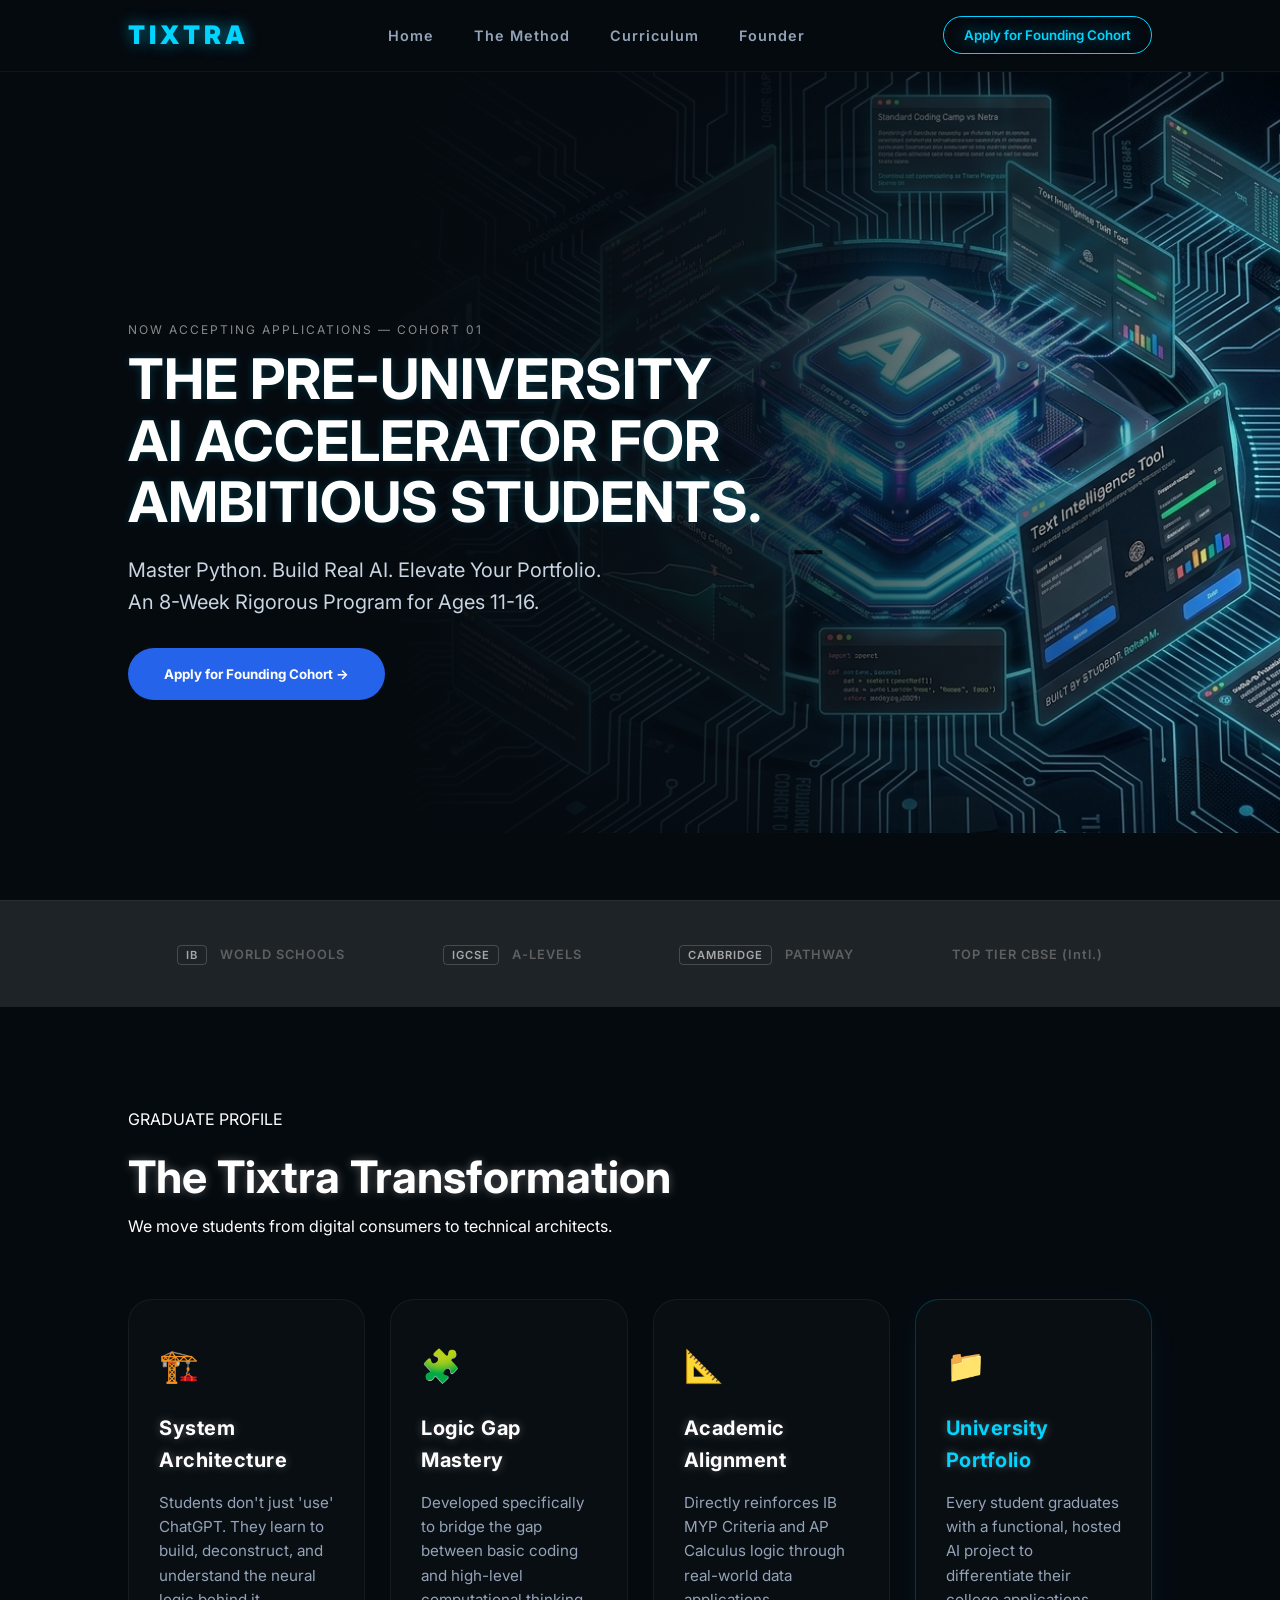
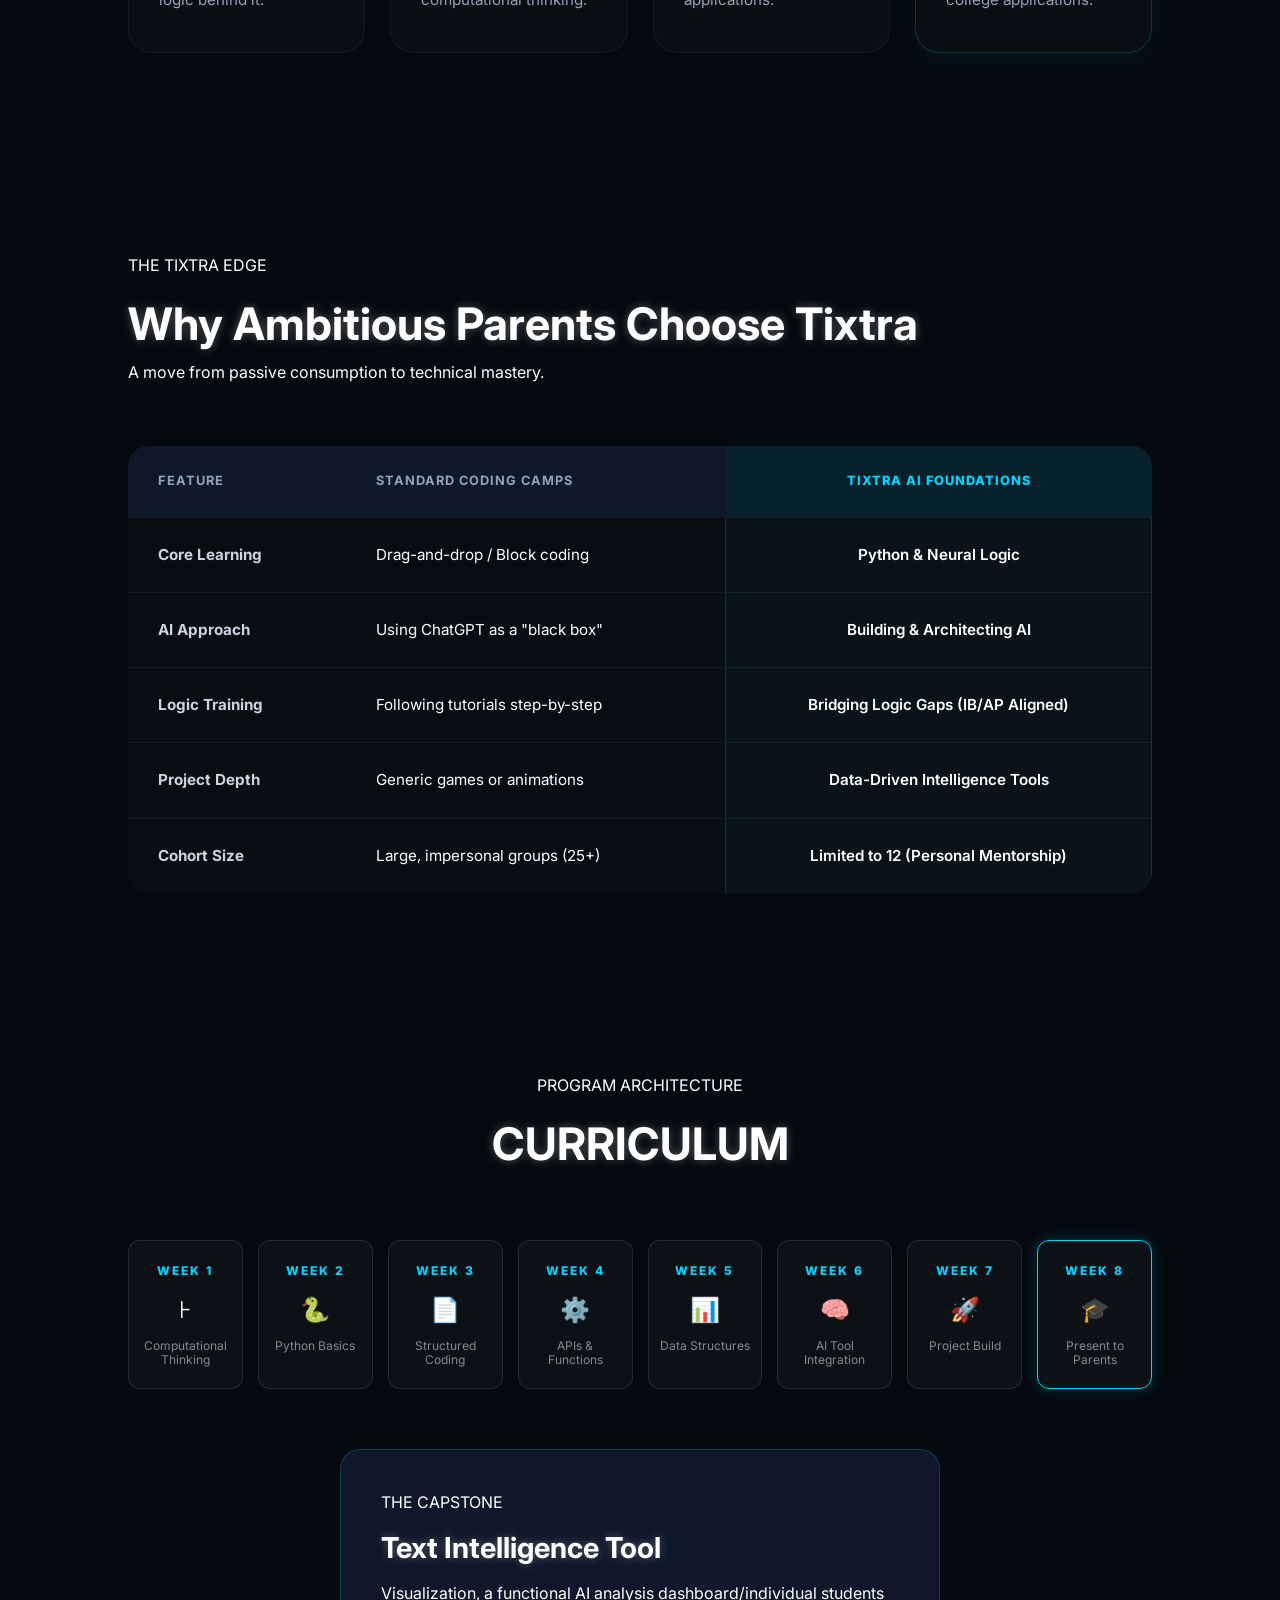
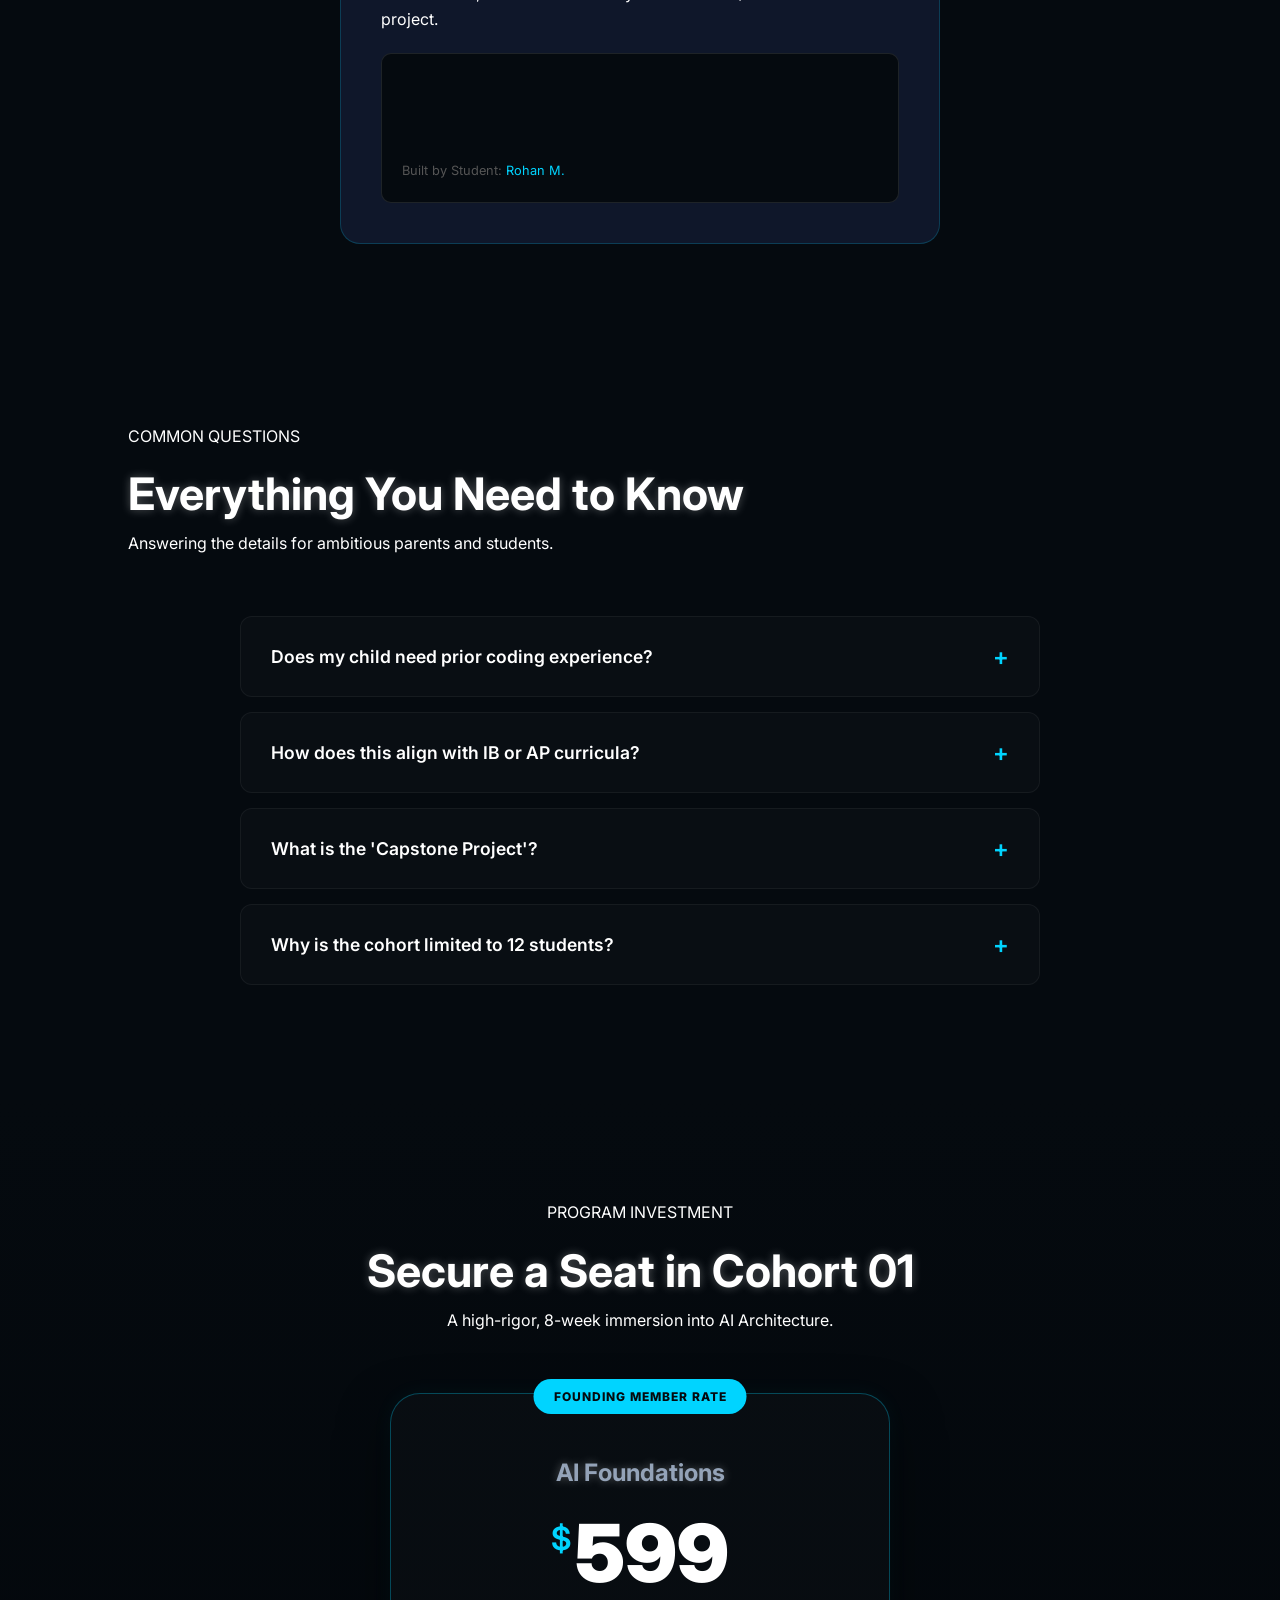
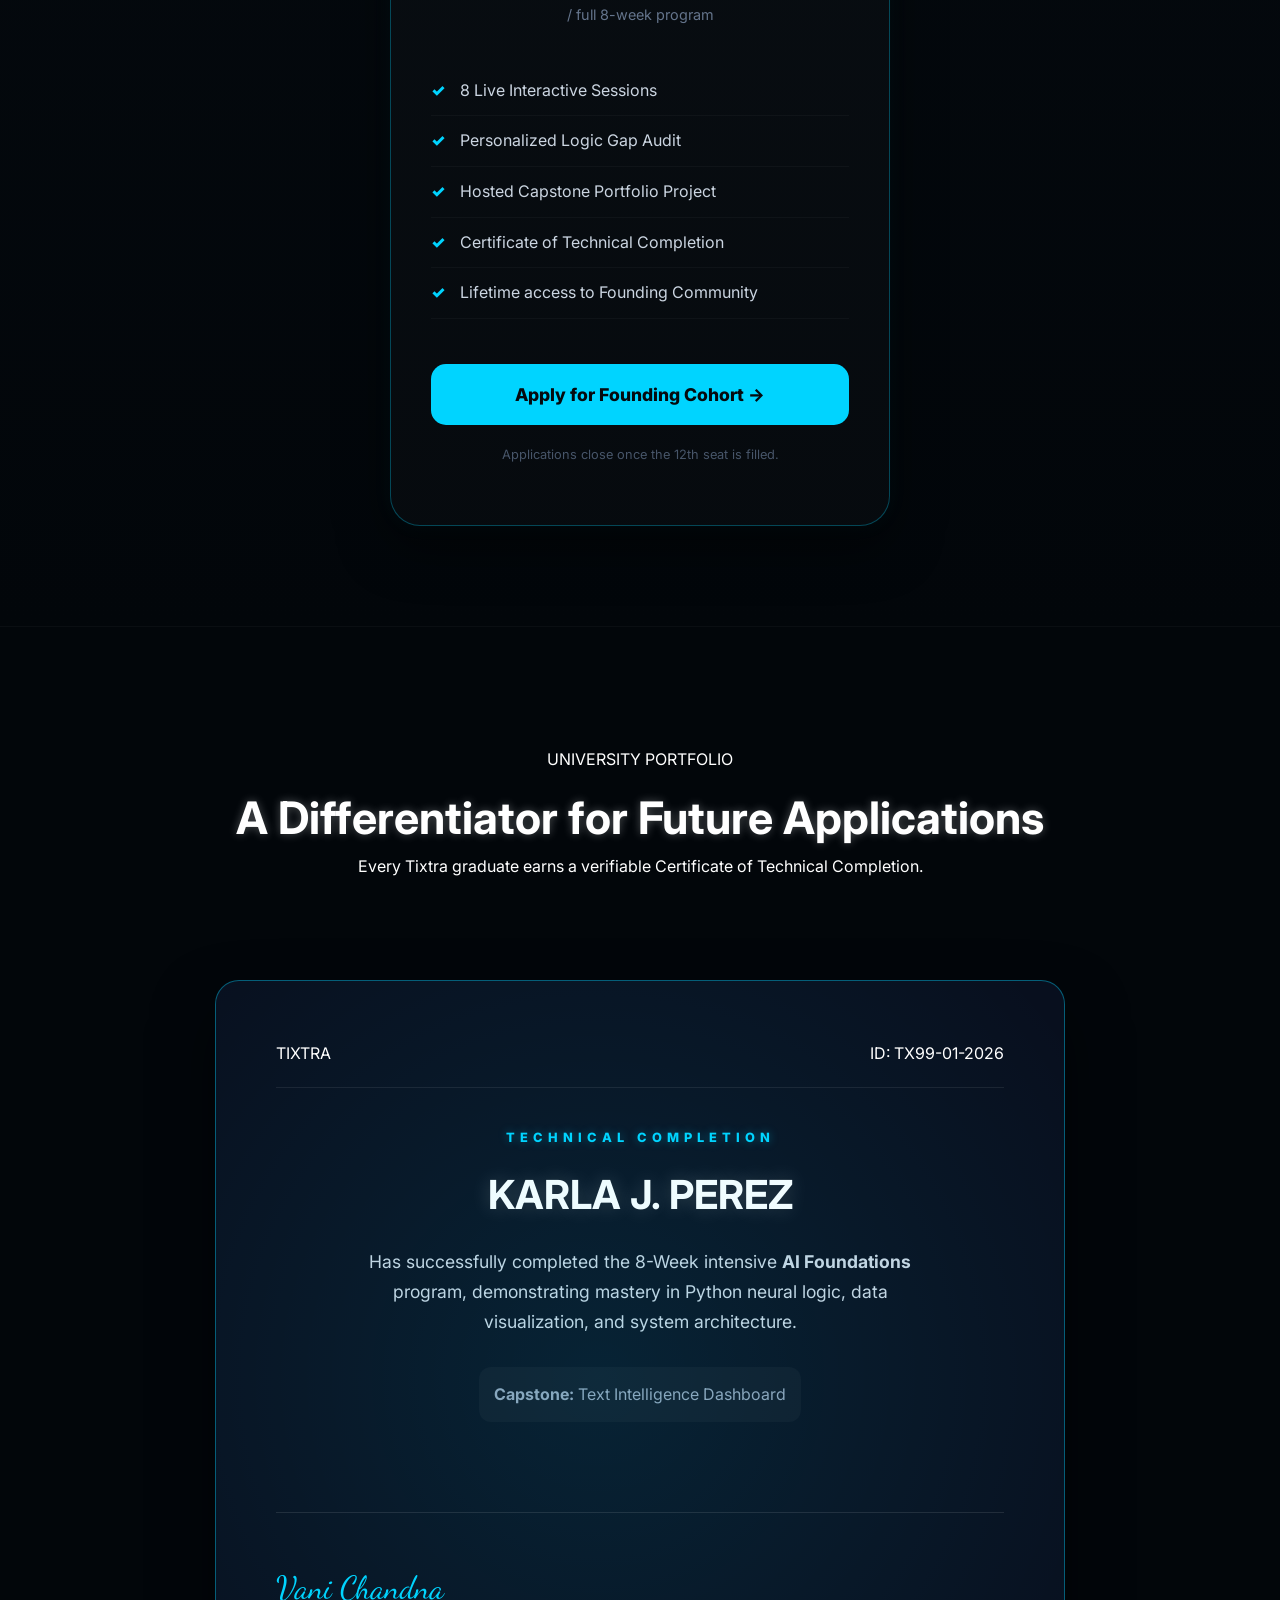
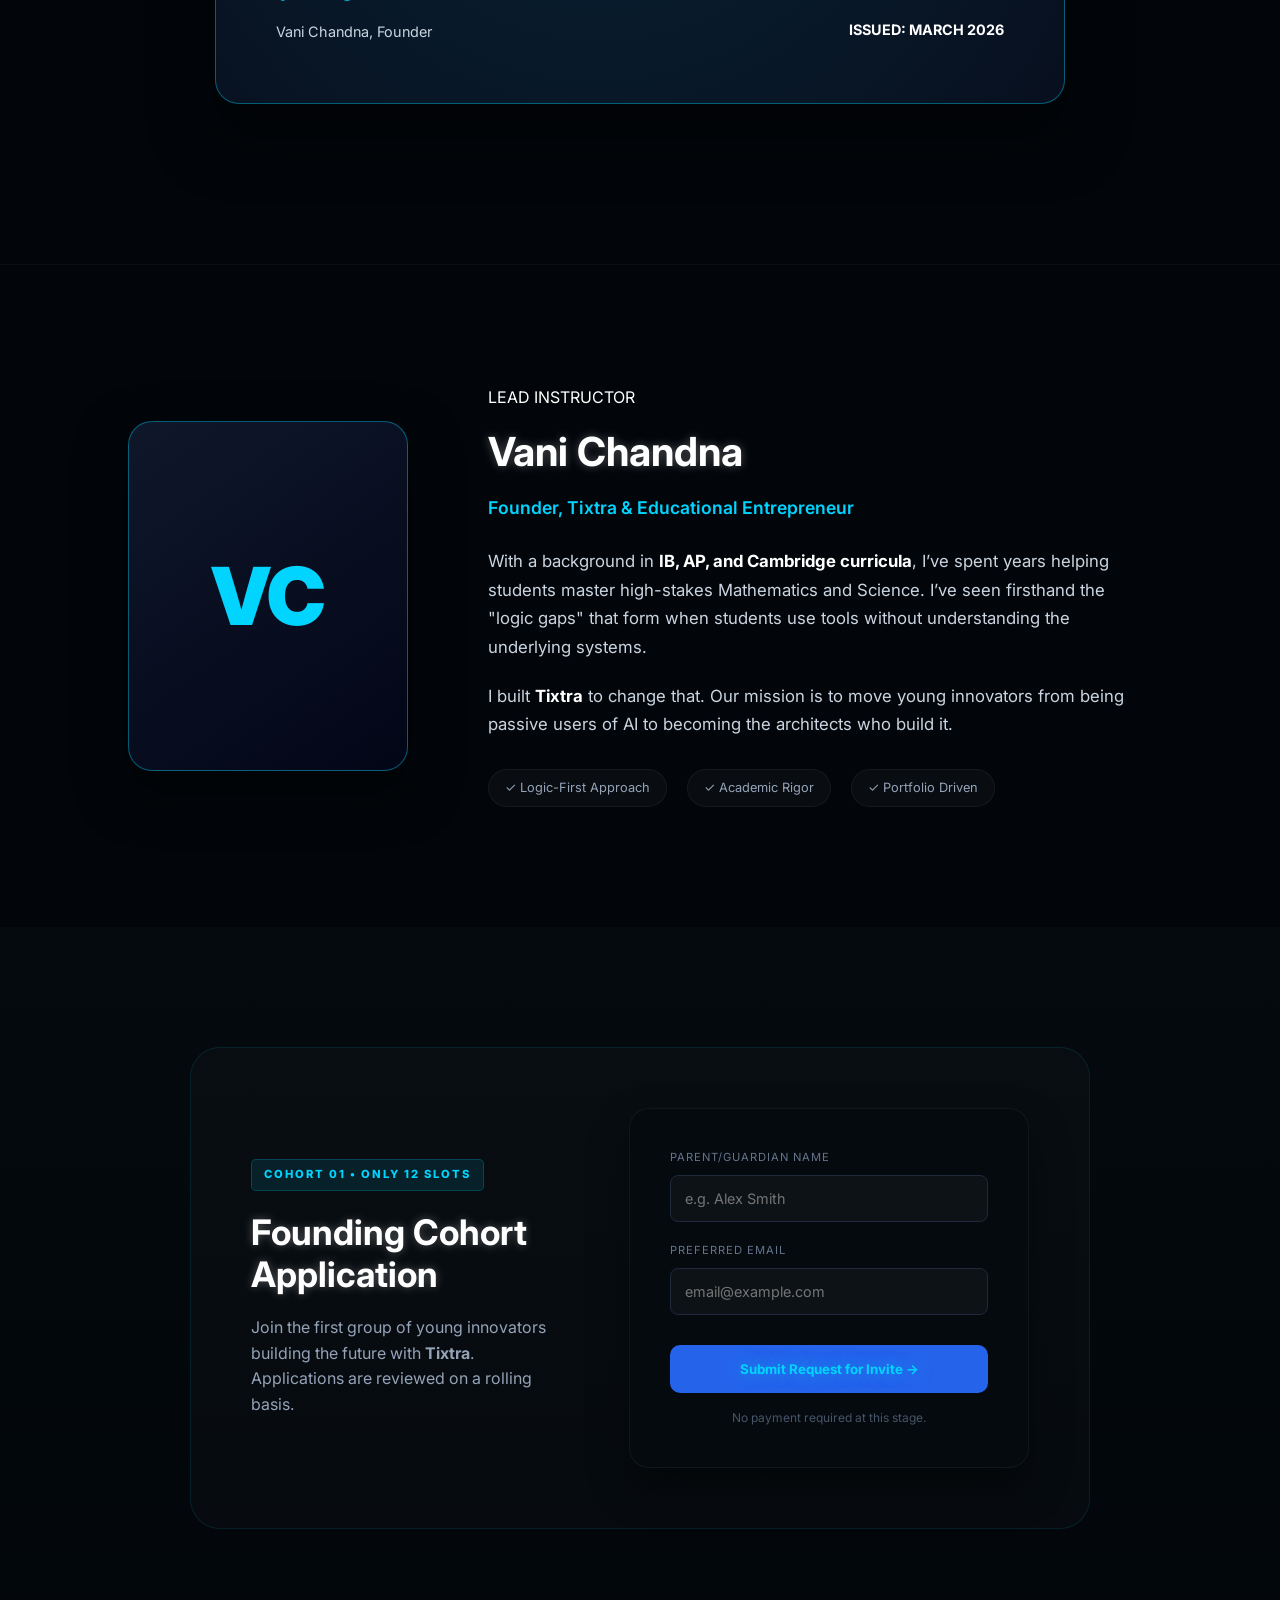
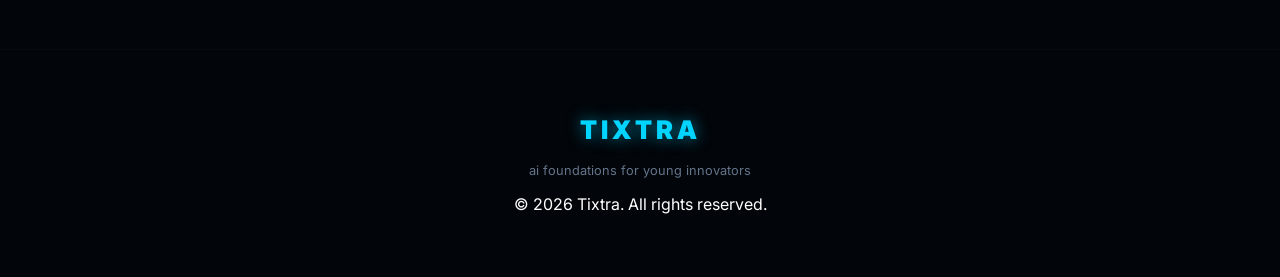
<file: index.html>
<!DOCTYPE html>
<html lang="en">
<head>
    <meta charset="UTF-8">
    <meta name="viewport" content="width=device-width, initial-scale=1.0">
    <title>Tixtra | AI Foundations</title>
    <link rel="stylesheet" type="text/css" href="style.css?v=1.0">
    <link rel="preconnect" href="https://fonts.googleapis.com">
    <link rel="preconnect" href="https://fonts.gstatic.com" crossorigin>
    <link href="https://fonts.googleapis.com/css2?family=Inter:wght@400;600;800;900&display=swap" rel="stylesheet">
    <link href="https://fonts.googleapis.com/css2?family=Dancing+Script&display=swap" rel="stylesheet">
</head>
<body>

    <nav>
        <div class="logo">TIXTRA</div>
        <ul>
            <li><a href="index.html">Home</a></li>
            <li><a href="methodology.html">The Method</a></li>
            <li><a href="curriculum.html">Curriculum</a></li>
            <li><a href="founder.html">Founder</a></li>
        </ul>
        <button class="invite-btn" onclick="location.href='#enroll'">Apply for Founding Cohort</button>
    </nav>
    <!-- <header class="hero" id="hero">
        <div class="hero-left">
            <span class="scarcity-label">NOW ACCEPTING APPLICATIONS — COHORT 01</span>
            <h1>THE PRE-UNIVERSITY AI ACCELERATOR FOR AMBITIOUS STUDENTS.</h1>
            <p class="hero-subtext">Master Python. Build Real AI. Elevate Your Portfolio. An 8-Week Rigorous Program for Ages 11-16.</p>
            <div class="hero-btns">
                <button class="blue-btn" onclick="location.href='#enroll'">Apply for Founding Cohort</button>
                <button class="outline-btn" id="openSyllabus">View Full Syllabus</button>
            </div>
        </div>
        <div class="hero-right">
            <div class="dashboard-preview">
                <div class="dashboard-header">
                    <span>AI-Capstone Project Preview</span>
                </div>
                <div class="dashboard-body">
                    <img src="dashboard-logic-gap.png" alt="AI Chip Dashboard">
                </div>
            </div>
        </div>
    </header> -->
    <header class="hero sprawling-background" id="hero">
        <div class="hero-open-canvas">
            <span class="scarcity-label">NOW ACCEPTING APPLICATIONS — COHORT 01</span>
            <h1>THE PRE-UNIVERSITY AI ACCELERATOR FOR AMBITIOUS STUDENTS.</h1>
            <p class="hero-subtext">Master Python. Build Real AI. Elevate Your Portfolio. <br> An 8-Week Rigorous Program for Ages 11-16.</p>
            
            <div class="hero-btns">
                <button class="blue-btn">Apply for Founding Cohort →</button>
            </div>
        </div>
    </header>

    <section class="partners">
        <div class="partner-item">
            <span class="trust-pill">IB</span> 
            <span class="trust-text">WORLD SCHOOLS</span>
        </div>
        <div class="partner-item">
            <span class="trust-pill">IGCSE</span> 
            <span class="trust-text">A-LEVELS</span>
        </div>
        <div class="partner-item">
            <span class="trust-pill">CAMBRIDGE</span> 
            <span class="trust-text">PATHWAY</span>
        </div>
        <div class="partner-item">
            <span class="trust-text">TOP TIER CBSE (Intl.)</span>
        </div>
    </section>

    <section id="outcomes" class="outcomes-section">
        <div class="section-header">
            <span class="label">GRADUATE PROFILE</span>
            <h2>The Tixtra Transformation</h2>
            <p>We move students from digital consumers to technical architects.</p>
        </div>

        <div class="outcomes-grid">
            <div class="outcome-card">
                <div class="outcome-icon">🏗️</div>
                <h4>System Architecture</h4>
                <p>Students don't just 'use' ChatGPT. They learn to build, deconstruct, and understand the neural logic behind it.</p>
            </div>

            <div class="outcome-card">
                <div class="outcome-icon">🧩</div>
                <h4>Logic Gap Mastery</h4>
                <p>Developed specifically to bridge the gap between basic coding and high-level computational thinking.</p>
            </div>

            <div class="outcome-card">
                <div class="outcome-icon">📐</div>
                <h4>Academic Alignment</h4>
                <p>Directly reinforces IB MYP Criteria and AP Calculus logic through real-world data applications.</p>
            </div>

            <div class="outcome-card highlight-card">
                <div class="outcome-icon">📁</div>
                <h4>University Portfolio</h4>
                <p>Every student graduates with a functional, hosted AI project to differentiate their college applications.</p>
            </div>
        </div>
    </section>

    <section id="comparison" class="comparison-section">
        <div class="section-header">
            <span class="label">THE TIXTRA EDGE</span>
            <h2>Why Ambitious Parents Choose Tixtra</h2>
            <p>A move from passive consumption to technical mastery.</p>
        </div>

        <div class="table-container">
            <table class="comparison-table">
                <thead>
                    <tr>
                        <th>Feature</th>
                        <th>Standard Coding Camps</th>
                        <th class="tixtra-column">Tixtra AI Foundations</th>
                    </tr>
                </thead>
                <tbody>
                    <tr>
                        <td><strong>Core Learning</strong></td>
                        <td>Drag-and-drop / Block coding</td>
                        <td class="tixtra-cell">Python & Neural Logic</td>
                    </tr>
                    <tr>
                        <td><strong>AI Approach</strong></td>
                        <td>Using ChatGPT as a "black box"</td>
                        <td class="tixtra-cell">Building & Architecting AI</td>
                    </tr>
                    <tr>
                        <td><strong>Logic Training</strong></td>
                        <td>Following tutorials step-by-step</td>
                        <td class="tixtra-cell">Bridging Logic Gaps (IB/AP Aligned)</td>
                    </tr>
                    <tr>
                        <td><strong>Project Depth</strong></td>
                        <td>Generic games or animations</td>
                        <td class="tixtra-cell">Data-Driven Intelligence Tools</td>
                    </tr>
                    <tr>
                        <td><strong>Cohort Size</strong></td>
                        <td>Large, impersonal groups (25+)</td>
                        <td class="tixtra-cell">Limited to 12 (Personal Mentorship)</td>
                    </tr>
                </tbody>
            </table>
        </div>
    </section>

    <section id="curriculum" class="curriculum-grid-section">
        <div class="section-header">
            <span class="label">PROGRAM ARCHITECTURE</span>
            <h2>CURRICULUM</h2>
        </div>

        <div class="curriculum-container">
            <div class="week-box">
                <span class="week-label">Week 1</span>
                <div class="week-icon">⊦</div>
                <p>Computational Thinking</p>
            </div>

            <div class="week-box">
                <span class="week-label">Week 2</span>
                <div class="week-icon">🐍</div>
                <p>Python Basics</p>
            </div>

            <div class="week-box">
                <span class="week-label">Week 3</span>
                <div class="week-icon">📄</div>
                <p>Structured Coding</p>
            </div>

            <div class="week-box">
                <span class="week-label">Week 4</span>
                <div class="week-icon">⚙️</div>
                <p>APIs & Functions</p>
            </div>

            <div class="week-box">
                <span class="week-label">Week 5</span>
                <div class="week-icon">📊</div>
                <p>Data Structures</p>
            </div>

            <div class="week-box">
                <span class="week-label">Week 6</span>
                <div class="week-icon">🧠</div>
                <p>AI Tool Integration</p>
            </div>

            <div class="week-box">
                <span class="week-label">Week 7</span>
                <div class="week-icon">🚀</div>
                <p>Project Build</p>
            </div>

            <div class="week-box active-week">
                <span class="week-label">Week 8</span>
                <div class="week-icon">🎓</div>
                <p>Present to Parents</p>
            </div>
        </div>

        <div class="capstone-highlight">
            <div class="capstone-card">
                <span class="label">THE CAPSTONE</span>
                <h3>Text Intelligence Tool</h3>
                <p>Visualization, a functional AI analysis dashboard/individual students project.</p>
                <div class="capstone-preview-img">
                    <div class="ui-mockup">
                        <div class="ui-dot red"></div>
                        <div class="ui-dot yellow"></div>
                        <div class="ui-dot green"></div>
                    </div>
                    <p class="built-by">Built by Student: <span>Rohan M.</span></p>
                </div>
            </div>
        </div>
    </section>

    <section id="faq" class="faq-section">
        <div class="section-header">
            <span class="label">COMMON QUESTIONS</span>
            <h2>Everything You Need to Know</h2>
            <p>Answering the details for ambitious parents and students.</p>
        </div>

        <div class="faq-container">
            <div class="faq-item">
                <button class="faq-question">Does my child need prior coding experience? <span>+</span></button>
                <div class="faq-answer">
                    <p>No. We focus on <strong>computational logic</strong> first. Whether they are beginners or have some experience, we bridge the 'logic gaps' that traditional coding tutorials often skip, ensuring a deep understanding of Python and AI architecture.</p>
                </div>
            </div>

            <div class="faq-item">
                <button class="faq-question">How does this align with IB or AP curricula? <span>+</span></button>
                <div class="faq-answer">
                    <p>The program is specifically designed to reinforce <strong>IB MYP Criteria (A-D)</strong> and the mathematical logic required for <strong>AP Precalculus and Calculus</strong>. We use real-world AI data to make abstract concepts tangible.</p>
                </div>
            </div>

            <div class="faq-item">
                <button class="faq-question">What is the 'Capstone Project'? <span>+</span></button>
                <div class="faq-answer">
                    <p>Every student builds a functional <strong>Text Intelligence Dashboard</strong>. This isn't a toy; it’s a portfolio-ready AI tool that demonstrates their ability to architect systems, not just use prompts.</p>
                </div>
            </div>

            <div class="faq-item">
                <button class="faq-question">Why is the cohort limited to 12 students? <span>+</span></button>
                <div class="faq-answer">
                    <p>To maintain high rigor and provide <strong>personalized mentorship</strong>. Each student receives direct feedback on their logic and project builds, ensuring no one falls into passive learning habits.</p>
                </div>
            </div>
        </div>
    </section>

    <section id="pricing" class="pricing-section">
        <div class="section-header">
            <span class="label">PROGRAM INVESTMENT</span>
            <h2>Secure a Seat in Cohort 01</h2> <p>A high-rigor, 8-week immersion into AI Architecture.</p>
        </div>

        <div class="pricing-card">
            <div class="pricing-badge">FOUNDING MEMBER RATE</div>
            <h3 class="program-title">AI Foundations</h3>
            <div class="price-display">
                <span class="currency">$</span>
                <span class="amount">599</span>
                <span class="period">/ full 8-week program</span>
            </div>
            
            <ul class="pricing-features">
                <li><span>✓</span> 8 Live Interactive Sessions</li>
                <li><span>✓</span> Personalized Logic Gap Audit</li>
                <li><span>✓</span> Hosted Capstone Portfolio Project</li>
                <li><span>✓</span> Certificate of Technical Completion</li>
                <li><span>✓</span> Lifetime access to Founding Community</li> </ul>

            <button class="pricing-cta" onclick="location.href='#enroll'">Apply for Founding Cohort →</button>
            <p class="pricing-subtext">Applications close once the 12th seat is filled.</p>
        </div>
    </section>

    <section id="certificate" class="certificate-section">
        <div class="section-header">
            <span class="label">UNIVERSITY PORTFOLIO</span>
            <h2>A Differentiator for Future Applications</h2>
            <p>Every Tixtra graduate earns a verifiable Certificate of Technical Completion.</p>
        </div>

        <div class="certificate-container">
            <div class="certificate-card">
                <div class="card-glow"></div>
                
                <div class="card-header">
                    <div class="card-logo">TIXTRA</div>
                    <span class="card-id">ID: TX99-01-2026</span>
                </div>

                <div class="card-body">
                    <span class="cert-label">TECHNICAL COMPLETION</span>
                    <h3>KARLA J. PEREZ</h3> <p class="cert-text">
                        Has successfully completed the 8-Week intensive <strong>AI Foundations</strong> program, 
                        demonstrating mastery in Python neural logic, data visualization, 
                        and system architecture.
                    </p>
                    <div class="project-line">
                        <strong>Capstone:</strong> Text Intelligence Dashboard
                    </div>
                </div>

                <div class="card-footer">
                    <div class="signature-block">
                        <div class="sig-line">Vani Chandna</div>
                        <div class="sig-label">Vani Chandna, Founder</div>
                    </div>
                    <div class="date">
                        <span>ISSUED: MARCH 2026</span>
                    </div>
                </div>
            </div>
        </div>
    </section>

    <section id="founder" class="founder-section">
        <div class="founder-wrapper">
            <div class="profile-area">
                <div class="profile-frame">
                    <span class="initials">VC</span>
                </div>
            </div>
            
            <div class="info-area">
                <span class="label">LEAD INSTRUCTOR</span>
                <h2>Vani Chandna</h2>
                <p class="role">Founder, Tixtra & Educational Entrepreneur</p>
                
                <div class="bio-content">
                    <p>
                        With a background in <strong>IB, AP, and Cambridge curricula</strong>, I’ve spent years helping students master high-stakes Mathematics and Science. I’ve seen firsthand the "logic gaps" that form when students use tools without understanding the underlying systems.
                    </p>
                    <p>
                        I built <strong>Tixtra</strong> to change that. Our mission is to move young innovators from being passive users of AI to becoming the architects who build it. 
                    </p>
                </div>

                <div class="philosophy-tags">
                    <span>✓ Logic-First Approach</span>
                    <span>✓ Academic Rigor</span>
                    <span>✓ Portfolio Driven</span>
                </div>
            </div>
        </div>
    </section>

    <section id="enroll" class="enroll-section">
        <div class="enroll-wrapper">
            <div class="enroll-content">
                <span class="scarcity-badge">COHORT 01 • ONLY 12 SLOTS</span>
                <h2>Founding Cohort Application</h2>
                <p>Join the first group of young innovators building the future with <strong>Tixtra</strong>. Applications are reviewed on a rolling basis.</p>
            </div>

            <div class="form-container">
                <form class="enroll-form" id="tixtraForm">
                    <div class="input-group">
                        <label>Parent/Guardian Name</label>
                        <input type="text" name="parent_name" placeholder="e.g. Alex Smith" required>
                    </div>
                    <div class="input-group">
                        <label>Preferred Email</label>
                        <input type="email" name="email" placeholder="email@example.com" required>
                    </div>
                    
                    <button type="submit" id="submitBtn" class="apply-btn">Submit Request for Invite →</button>
                </form> 
                <p class="form-note">No payment required at this stage.</p>
            </div>
        </div>
    </section>

    <footer class="main-footer">
        <div class="logo">TIXTRA</div>
        <p class="brand-tagline">ai foundations for young innovators</p>
        <p class="copyright">© 2026 Tixtra. All rights reserved.</p>
    </footer>

    <div id="successOverlay" class="overlay">
        <div class="success-card">
            <div class="check-icon">✓</div>
            <h2>Application Received!</h2>
            <p>Thank you for your interest in the <strong>Tixtra Founding Cohort</strong>. We will review your request and get back to you within 24 hours.</p>
            <button onclick="closePopup()" class="close-btn">Close</button>
        </div>
    </div>

    <div id="syllabusModal" class="modal-overlay">
        <div class="modal-card">
            <div class="modal-header">
                <h3>8-Week Learning Journey</h3>
                <button class="close-modal" id="closeSyllabus">&times;</button>
            </div>
            <div class="modal-body">
                <div class="week-item">
                    <span class="week-no">01-02</span>
                    <div class="week-info">
                        <h5>Computational Foundations</h5>
                        <p>Bridging the gap between math and Python to build strong problem-solving skills.</p>
                    </div>
                </div>
                <div class="week-item">
                    <span class="week-no">03-04</span>
                    <div class="week-info">
                        <h5>Data & AI Patterns</h5>
                        <p>Understanding how AI identifies patterns and makes decisions using structured data.</p>
                    </div>
                </div>
                <div class="week-item">
                    <span class="week-no">05-06</span>
                    <div class="week-info">
                        <h5>Inside AI Systems</h5>
                        <p>Breaking down how modern AI tools work and building your own intelligent logic.</p>
                    </div>
                </div>
                <div class="week-item highlight-week">
                    <span class="week-no">07-08</span>
                    <div class="week-info">
                        <h5>The Capstone Lab</h5>
                        <p>Design, build, and present a fully functional AI-powered project for your portfolio.</p>
                    </div>
                </div>
            </div>
        </div>
    </div>

    <script>
        const tixtraForm = document.getElementById('tixtraForm');
        const scriptURL = 'https://script.google.com/macros/s/AKfycbz_pq2Gnx802ktpIX1muOO3-zdIW5PM2GXirFlk18jea5eJmMyfDBCrEYNu-rP-PDpb/exec'; // <--- PASTE YOUR URL HERE
        const successOverlay = document.getElementById('successOverlay');
        const submitBtn = document.getElementById('submitBtn');

        tixtraForm.addEventListener('submit', e => {
            e.preventDefault();
            
            // 1. Visual feedback: Change button state
            submitBtn.disabled = true;
            submitBtn.innerText = "Syncing with Database...";
            submitBtn.style.opacity = "0.7";

            // 2. Send data to your Google Sheet / Email Script
            fetch(scriptURL, { 
                method: 'POST', 
                body: new FormData(tixtraForm)
            })
            .then(response => {
                if(response.ok) {
                    // 3. Trigger your premium Success Popup
                    successOverlay.style.display = 'flex';
                    tixtraForm.reset();
                } else {
                    throw new Error('Network response was not ok.');
                }
            })
            .catch(error => {
                console.error('Error!', error.message);
                alert("Connection issue. Please try again or contact Vani directly.");
            })
            .finally(() => {
                // 4. Reset button state
                submitBtn.disabled = false;
                submitBtn.innerText = "Submit Request for Invite →";
                submitBtn.style.opacity = "1";
            });
        });

        function closePopup() {
            successOverlay.style.display = 'none';
        }

        // FAQ Accordion Logic
        document.querySelectorAll('.faq-question').forEach(button => {
            button.addEventListener('click', () => {
                const faqItem = button.parentElement;
                
                // Close other open items (optional)
                document.querySelectorAll('.faq-item').forEach(item => {
                    if (item !== faqItem) item.classList.remove('active');
                });

                faqItem.classList.toggle('active');
            });
        });
        // Syllabus Modal Logic
        const syllabusModal = document.getElementById('syllabusModal');
        const openBtn = document.getElementById('openSyllabus');
        const closeBtn = document.getElementById('closeSyllabus');

        openBtn.addEventListener('click', () => {
            syllabusModal.style.display = 'flex';
        });

        closeBtn.addEventListener('click', () => {
            syllabusModal.style.display = 'none';
        });

        // Close modal if user clicks outside the card
        window.addEventListener('click', (e) => {
            if (e.target === syllabusModal) {
                syllabusModal.style.display = 'none';
            }
        });


        // 1. Syllabus Modal Logic
        const syllabusBtn = document.querySelector('.outline-btn'); // The View Syllabus button
        const modalOverlay = document.querySelector('.modal-overlay');
        const closeModal = document.querySelector('.close-modal');

        if(syllabusBtn) {
            syllabusBtn.onclick = () => modalOverlay.style.display = 'flex';
        }

        if(closeModal) {
            closeModal.onclick = () => modalOverlay.style.display = 'none';
        }

        // 2. Success Message Logic (For the Enrollment Form)
        const enrollForm = document.querySelector('.enroll-form');
        const successOverlay = document.querySelector('.overlay'); // Your Success Popup
        const closeSuccess = document.querySelector('.close-btn');

        if(enrollForm) {
            enrollForm.onsubmit = (e) => {
                e.preventDefault(); // Prevents page reload
                successOverlay.style.display = 'flex';
                enrollForm.reset(); // Clears the form fields
            };
        }

        if(closeSuccess) {
            closeSuccess.onclick = () => successOverlay.style.display = 'none';
        }

        // 3. Close overlays if clicking outside the card
        window.onclick = (event) => {
            if (event.target == modalOverlay) modalOverlay.style.display = "none";
            if (event.target == successOverlay) successOverlay.style.display = "none";
        }

    </script>
</body>
</html>
</file>
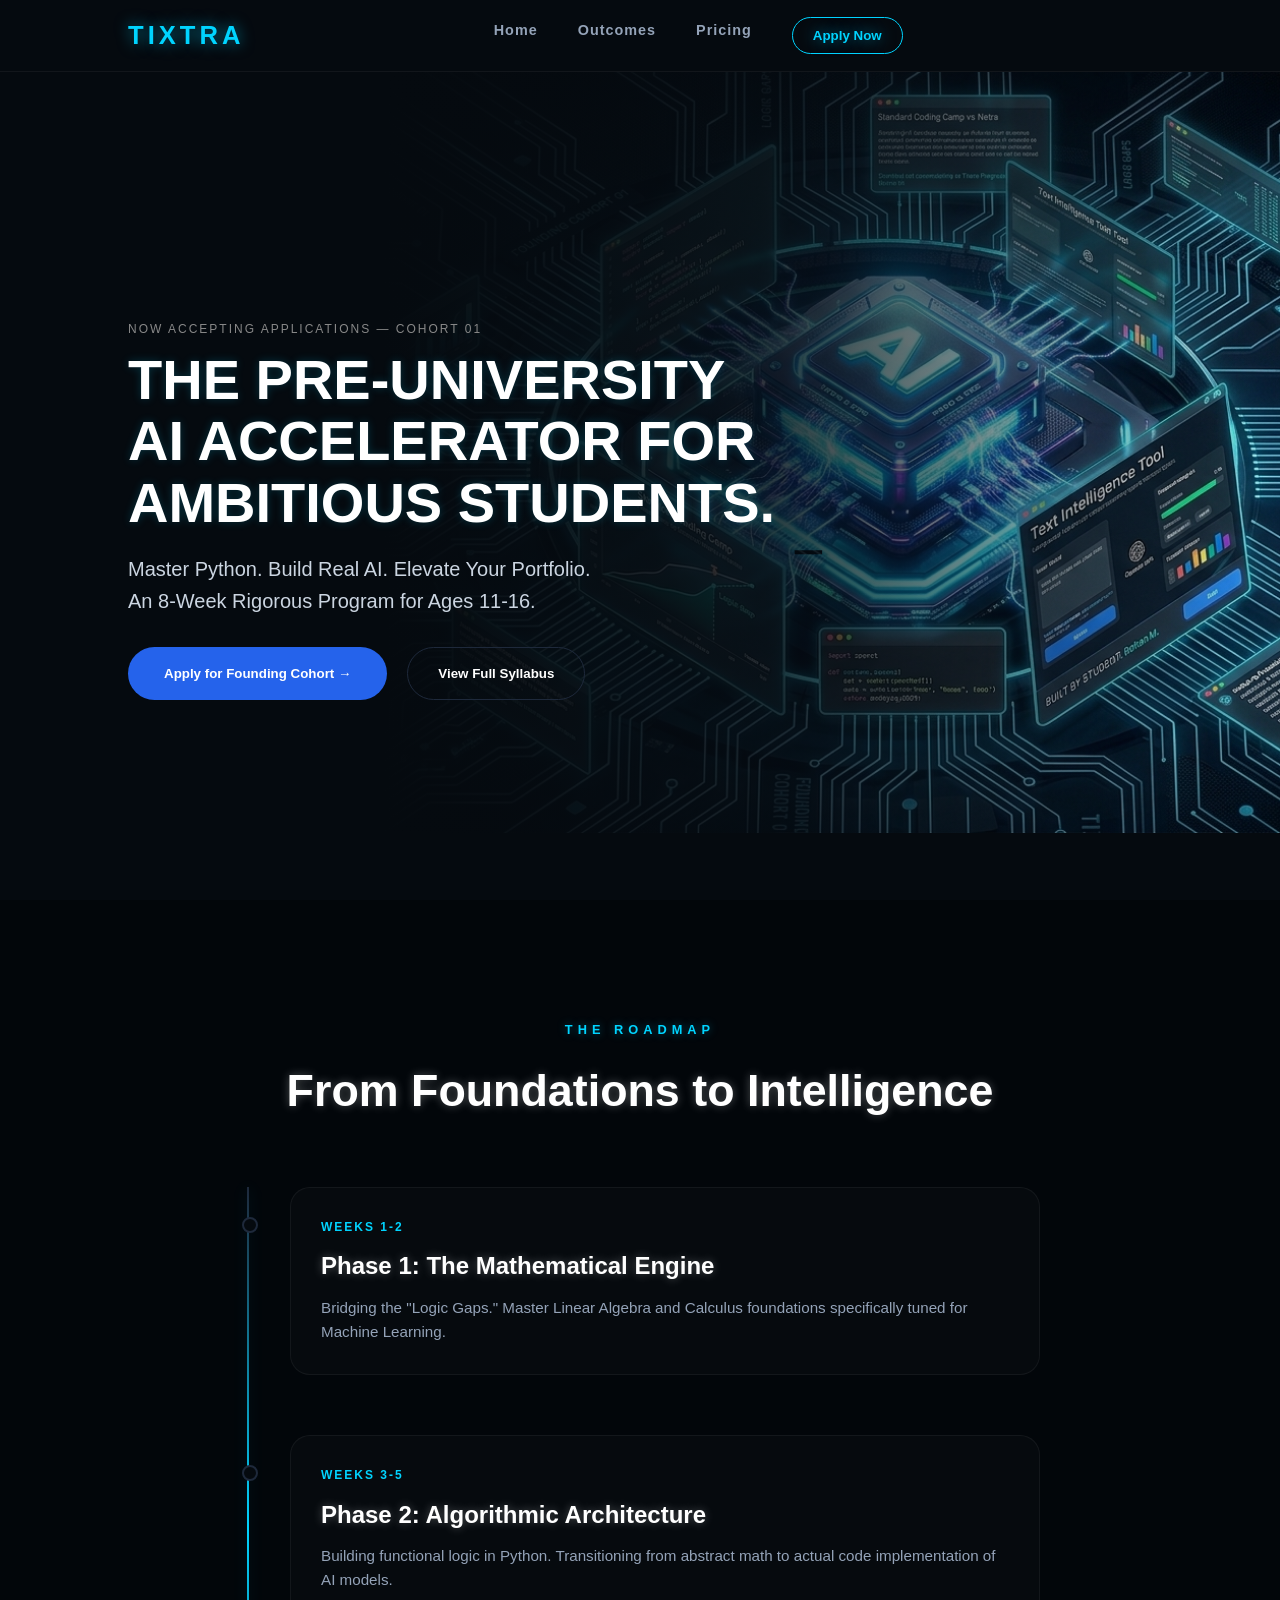
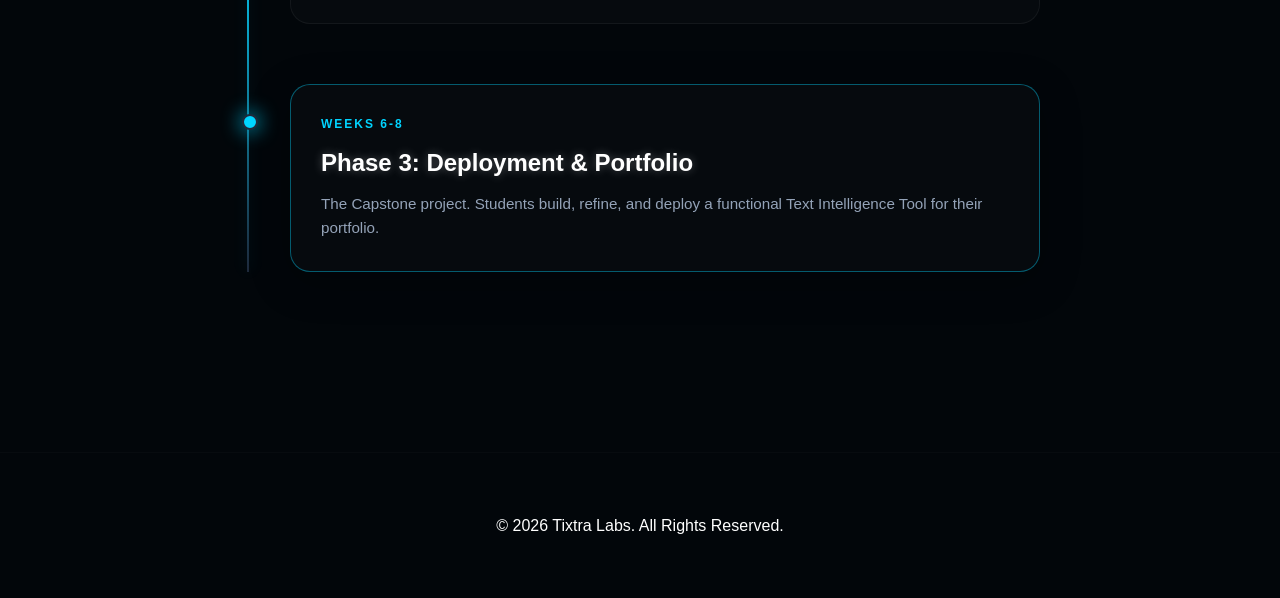
<file: curriculum.html>
<!DOCTYPE html>
<html lang="en">
<head>
    <meta charset="UTF-8">
    <meta name="viewport" content="width=device-width, initial-scale=1.0">
    <title>Tixtra | The Pre-University AI Accelerator</title>
    <link rel="stylesheet" href="style.css">
</head>
<body>

    <nav>
        <div class="logo">TIXTRA</div>
        
        <ul class="nav-links" id="navLinks">
            <li><a href="index.html">Home</a></li> 
            <li><a href="index.html#outcomes">Outcomes</a></li>
            <li><a href="index.html#pricing">Pricing</a></li>
            <li><button class="invite-btn">Apply Now</button></li>
        </ul>

        <div class="hamburger" id="hamburger">
            <span></span>
            <span></span>
            <span></span>
        </div>
    </nav>

    <header class="hero sprawling-background">
        <div class="hero-open-canvas">
            <span class="scarcity-label">NOW ACCEPTING APPLICATIONS — COHORT 01</span>
            <h1>THE PRE-UNIVERSITY AI ACCELERATOR FOR AMBITIOUS STUDENTS.</h1>
            <p class="hero-subtext">Master Python. Build Real AI. Elevate Your Portfolio. <br> An 8-Week Rigorous Program for Ages 11-16.</p>
            
            <div class="hero-btns">
                <button class="blue-btn">Apply for Founding Cohort →</button>
                <button class="outline-btn">View Full Syllabus</button>
            </div>
        </div>
    </header>

    <section class="curriculum-section" id="curriculum">
        <div class="section-header">
            <span class="cert-label">The Roadmap</span>
            <h2>From Foundations to <strong>Intelligence</strong></h2>
        </div>

        <div class="timeline-container">
            <div class="timeline-phase">
                <div class="phase-info">
                    <span class="week-label">Weeks 1-2</span>
                    <h3>Phase 1: The Mathematical Engine</h3>
                    <p>Bridging the "Logic Gaps." Master Linear Algebra and Calculus foundations specifically tuned for Machine Learning.</p>
                </div>
                <div class="phase-dot"></div>
            </div>

            <div class="timeline-phase">
                <div class="phase-info">
                    <span class="week-label">Weeks 3-5</span>
                    <h3>Phase 2: Algorithmic Architecture</h3>
                    <p>Building functional logic in Python. Transitioning from abstract math to actual code implementation of AI models.</p>
                </div>
                <div class="phase-dot"></div>
            </div>

            <div class="timeline-phase active-phase">
                <div class="phase-info">
                    <span class="week-label">Weeks 6-8</span>
                    <h3>Phase 3: Deployment & Portfolio</h3>
                    <p>The Capstone project. Students build, refine, and deploy a functional Text Intelligence Tool for their portfolio.</p>
                </div>
                <div class="phase-dot highlight-dot"></div>
            </div>
        </div>
    </section>

    <footer>
        <p>&copy; 2026 Tixtra Labs. All Rights Reserved.</p>
    </footer>

    <script>
        const hamburger = document.getElementById('hamburger');
        const navLinks = document.getElementById('navLinks');

        hamburger.addEventListener('click', () => {
            navLinks.classList.toggle('active');
            hamburger.classList.toggle('active');
        });

        document.querySelectorAll('.nav-links a').forEach(link => {
            link.addEventListener('click', () => {
                navLinks.classList.remove('active');
                hamburger.classList.remove('active');
            });
        });
    </script>
</body>
</html>
</file>
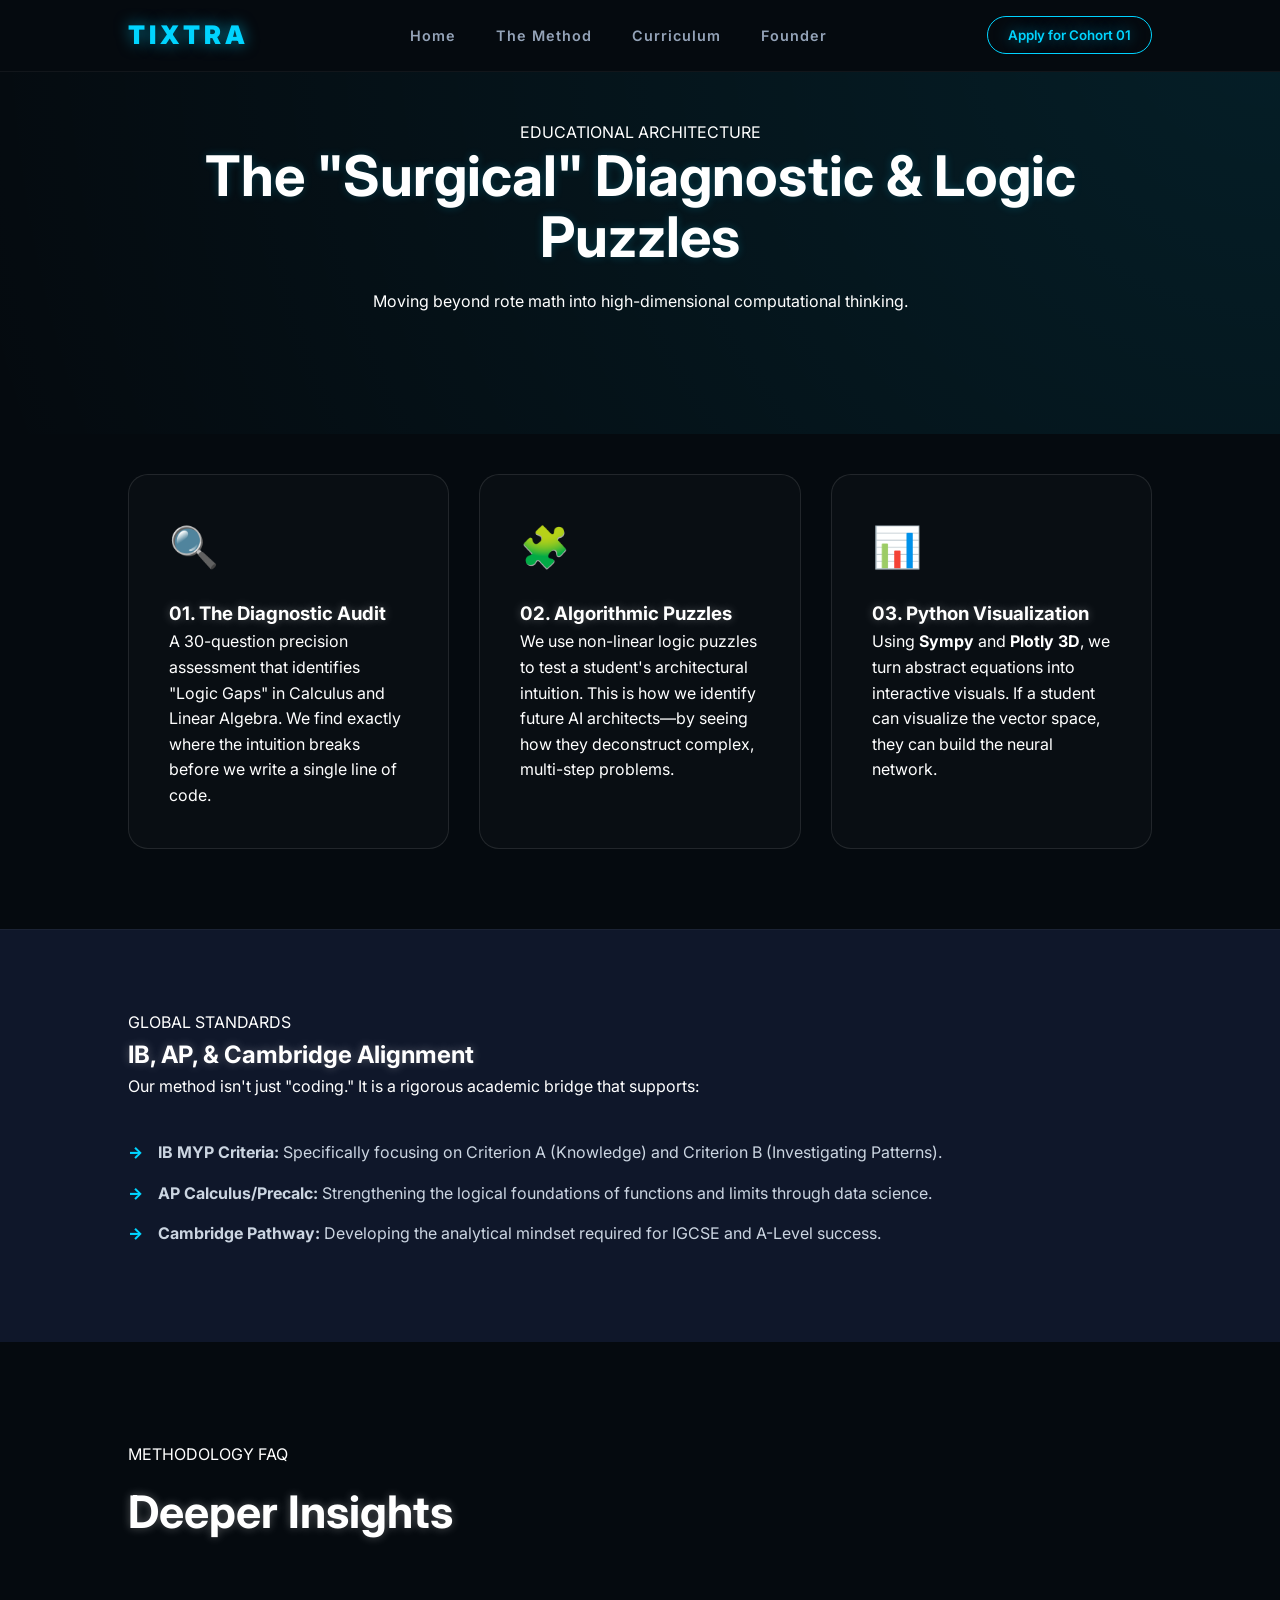
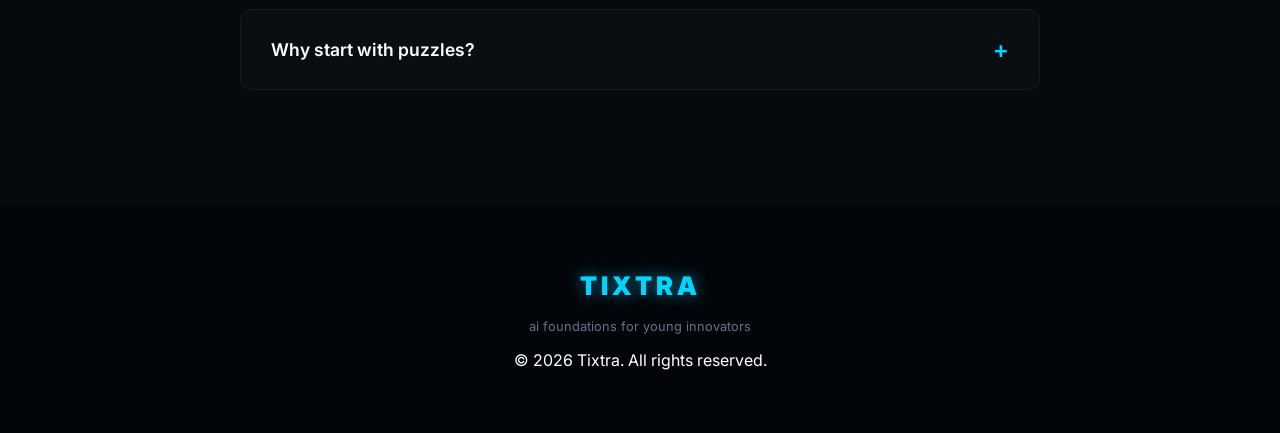
<file: methodology.html>
<!DOCTYPE html>
<html lang="en">
<head>
    <meta charset="UTF-8">
    <meta name="viewport" content="width=device-width, initial-scale=1.0">
    <title>The Tixtra Method | Architectural AI Learning</title>
    <link rel="stylesheet" type="text/css" href="style.css?v=1.0">
    <link rel="preconnect" href="https://fonts.googleapis.com">
    <link rel="preconnect" href="https://fonts.gstatic.com" crossorigin>
    <link href="https://fonts.googleapis.com/css2?family=Inter:wght@400;600;800;900&display=swap" rel="stylesheet">
</head>
<body>

    <nav>
        <div class="logo">TIXTRA</div>
        <ul>
            <li><a href="index.html">Home</a></li>
            <li><a href="methodology.html" class="active">The Method</a></li>
            <li><a href="curriculum.html">Curriculum</a></li>
            <li><a href="founder.html">Founder</a></li>
        </ul>
        <button class="invite-btn" onclick="location.href='index.html#enroll'">Apply for Cohort 01</button>
    </nav>

    <header class="method-header">
        <div class="section-header">
            <span class="label">EDUCATIONAL ARCHITECTURE</span>
            <h1>The "Surgical" Diagnostic & Logic Puzzles</h1>
            <p>Moving beyond rote math into high-dimensional computational thinking.</p>
        </div>
    </header>

    <section class="methodology-details">
        <div class="method-grid">
            <div class="method-card">
                <div class="method-icon">🔍</div>
                <h3>01. The Diagnostic Audit</h3>
                <p>A 30-question precision assessment that identifies "Logic Gaps" in Calculus and Linear Algebra. We find exactly where the intuition breaks before we write a single line of code.</p>
            </div>

            <div class="method-card">
                <div class="method-icon">🧩</div>
                <h3>02. Algorithmic Puzzles</h3>
                <p>We use non-linear logic puzzles to test a student's architectural intuition. This is how we identify future AI architects—by seeing how they deconstruct complex, multi-step problems.</p>
            </div>

            <div class="method-card">
                <div class="method-icon">📊</div>
                <h3>03. Python Visualization</h3>
                <p>Using <strong>Sympy</strong> and <strong>Plotly 3D</strong>, we turn abstract equations into interactive visuals. If a student can visualize the vector space, they can build the neural network.</p>
            </div>
        </div>
    </section>

    <section class="rigor-section">
        <div class="rigor-content">
            <div class="rigor-text">
                <span class="label">GLOBAL STANDARDS</span>
                <h2>IB, AP, & Cambridge Alignment</h2>
                <p>Our method isn't just "coding." It is a rigorous academic bridge that supports:</p>
                <ul class="rigor-list">
                    <li><strong>IB MYP Criteria:</strong> Specifically focusing on Criterion A (Knowledge) and Criterion B (Investigating Patterns).</li>
                    <li><strong>AP Calculus/Precalc:</strong> Strengthening the logical foundations of functions and limits through data science.</li>
                    <li><strong>Cambridge Pathway:</strong> Developing the analytical mindset required for IGCSE and A-Level success.</li>
                </ul>
            </div>
        </div>
    </section>

    <section id="faq" class="faq-section">
        <div class="section-header">
            <span class="label">METHODOLOGY FAQ</span>
            <h2>Deeper Insights</h2>
        </div>
        <div class="faq-container">
            <div class="faq-item">
                <button class="faq-question">Why start with puzzles? <span>+</span></button>
                <div class="faq-answer">
                    <p>AI isn't about typing code; it's about structuring logic. Puzzles reveal a student's natural ability to handle variables and conditional logic gates without the distraction of syntax errors.</p>
                </div>
            </div>
            </div>
    </section>

    <footer class="main-footer">
        <div class="logo">TIXTRA</div>
        <p class="brand-tagline">ai foundations for young innovators</p>
        <p class="copyright">© 2026 Tixtra. All rights reserved.</p>
    </footer>

</body>
</html>
</file>
<file: style.css>
/* Color Palette & Font Setup */
* { margin: 0; padding: 0; box-sizing: border-box; font-family: 'Inter', sans-serif; }
html { scroll-behavior: smooth; }
body { background-color: #050a0f; color: white; line-height: 1.6; }

/* The Key Look: Text Shadows for Neon Glow */
h1, h2, h3, h4, .logo {
    text-shadow: 0 0 10px rgba(255, 255, 255, 0.3); /* Base white glow */
}

.logo, .invite-btn, #outcomes strong, .form-container button {
    color: #00d4ff; /* The Neon Cyan from the image */
    text-shadow: 0 0 15px rgba(0, 212, 255, 0.6);
}

/* Nav */
/* Update your CSS for the navbar */
nav {
    display: flex;
    justify-content: space-between;
    align-items: center;
    padding: 15px 10%; /* Ensure padding-top and padding-bottom are reasonable (e.g., 20px) */
    position: fixed; /* Keep it sticky */
    top: 0;
    margin-top: 0; /* Ensures it is flush against the top */
    margin-bottom: 0; /* Tightens space to the main content */
    width: 100%;
    z-index: 1000;
    background: #050a0f;
    backdrop-filter: blur(15px);
    border-bottom: 1px solid rgba(255, 255, 255, 0.05);
}

nav ul { display: flex; list-style: none; gap: 40px; }
nav a { text-decoration: none; color: #94a3b8; font-size: 0.9rem; font-weight: 600; letter-spacing: 1px; transition: 0.3s; }
nav a:hover { color: #00d4ff; }

.logo { font-size: 1.6rem; font-weight: 900; letter-spacing: 4px; }
.invite-btn { background: transparent; border: 1px solid #00d4ff; padding: 10px 20px; border-radius: 20px; font-weight: 600; cursor: pointer; }

/* Hero Section (Replicates the Image split) */
/* Update your CSS for the hero section */
.hero {
    display: flex;
    align-items: center;
    min-height: 100vh;
    padding: 120px 10% 60px; /* Sets top/bottom padding to 0, left/right to 10% */
    margin-top: 0; /* Ensures it is flush against the nav */
    background: #050a0f;
    position: relative;
    overflow: hidden;
}

.hero-left { flex: 1; text-align: left; }
.hero-left h1 { font-size: 3.5rem; font-weight: 900; line-height: 1.1; margin-bottom: 20px; letter-spacing: -2px; }
.hero-subtext { font-size: 1.5rem; color: #cbd5e1; margin-bottom: 10px; }
.hero-program-info { color: #888; margin-bottom: 40px; font-size: 0.9rem; }


/* --- Global Responsive Fluidity (Crucial for this effect) --- */
* { box-sizing: border-box; }

/* --- Optimized Hero with +300px Shift --- */
.hero.sprawling-background {
    position: relative;
    width: 100%; 
    min-height: 100vh;
    padding: 180px 10% 60px;
    background-color: #050a0f;
    display: flex;
    align-items: center;
    overflow: hidden; 
    
    /* THE OFFSET FIX */
    background-image: url('dashboard-logic-gap.png');
    background-repeat: no-repeat;
    background-size: auto 85%; 
    background-position: calc(100% + 300px) center; 
}

.hero.sprawling-background::before {
    content: '';
    position: absolute;
    top: 0; left: 0; width: 100%; height: 100%;
    background: linear-gradient(
        to right, 
        #050a0f 30%, 
        rgba(5, 10, 15, 0.8) 60%, 
        transparent 100%
    );
    z-index: 1;
}

.hero-open-canvas {
    position: relative;
    z-index: 10; 
    max-width: 650px;
}

/* Your typography styles stay the same */
h1 { font-size: 3.5rem; line-height: 1.1; margin-bottom: 20px; text-shadow: 0 0 10px rgba(0,212,255,0.2); }
.scarcity-label { color: #888; letter-spacing: 2px; text-transform: uppercase; font-size: 0.75rem; display: block; margin-bottom: 10px;}
.hero-subtext { font-size: 1.25rem; color: #cbd5e1; margin-bottom: 30px; }

/* Remove old hero-right styles if they exist */
.hero-right { display: none; }

.blue-btn { background: #2563eb; color: white; border: none; padding: 18px 36px; border-radius: 30px; font-weight: 700; cursor: pointer; transition: 0.3s; }
.blue-btn:hover { box-shadow: 0 0 30px rgba(37, 99, 235, 0.6); }

/* dashboard/chip image frame */
.hero-right { flex: 1.2; display: flex; justify-content: center; align-items: center; perspective: 1000px;}
.dashboard-preview { background: #020617; border: 1px solid rgba(0, 212, 255, 0.2); padding: 10px; border-radius: 20px; box-shadow: 0 20px 50px rgba(0, 0, 0, 0.5), 0 0 20px rgba(0, 212, 255, 0.05); transition: transform 0.6s cubic-bezier(0.175, 0.885, 0.32, 1.275);}
.dashboard-header { color: #888; font-size: 0.75rem; text-align: left; margin-bottom: 10px; padding-left: 5px; }
.dashboard-body img { max-width: 100%; height: auto; border-radius: 8px; filter: drop-shadow(0 0 20px #00d4ff22); }

/* Partners */
.partners {
    display: flex;
    justify-content: space-around;
    padding: 40px 10%;
    background: rgba(255, 255, 255, 0.1);
    border-top: 1px solid rgba(255, 255, 255, 0.05);
}

.partner-item {
    opacity: 0.6;
    filter: grayscale(100%);
    transition: 0.3s;
    font-weight: 600;
    letter-spacing: 1px;
}

.partner-item:hover {
    opacity: 1;
    filter: grayscale(0%);
}

/* Styling to make text look like a "Logo" */
.trust-pill {
    border: 1px solid rgba(255, 255, 255, 0.3);
    padding: 2px 8px;
    border-radius: 4px;
    font-size: 0.7rem;
    margin-right: 8px;
    color: #fff;
}

.trust-text {
    font-size: 0.8rem;
    color: #888;
    letter-spacing: 1px;
}
/* Outcomes / Capstone (The image-aligned split) */
.outcomes-section { padding: 100px 10%; }
.outcomes-container { display: flex; gap: 80px; align-items: center; text-align: left; }
.outcomes-content { flex: 1; }
.outcomes-content h2 { font-size: 2.2rem; margin-bottom: 30px; }
.snapshot-details ul { list-style: none; }
.snapshot-details li { font-size: 1.1rem; color: #cbd5e1; margin-bottom: 15px; padding-left: 10px; }

/* Outcomes Styling */
.section-header {
    margin-bottom: 60px;
}

.section-header h2 {
    font-size: 2.8rem;
    margin-top: 10px;
}

.outcomes-grid {
    display: grid;
    grid-template-columns: repeat(auto-fit, minmax(220px, 1fr));
    gap: 25px;
    margin-top: 40px;
}

.outcome-card {
    background: rgba(255, 255, 255, 0.02);
    border: 1px solid rgba(255, 255, 255, 0.05);
    padding: 40px 30px;
    border-radius: 24px;
    text-align: left;
    transition: all 0.4s ease;
}

.outcome-card:hover {
    background: rgba(0, 212, 255, 0.03);
    border-color: rgba(0, 212, 255, 0.3);
    transform: translateY(-10px);
}

.outcome-icon {
    font-size: 2rem;
    margin-bottom: 20px;
}

.outcome-card h4 {
    font-size: 1.25rem;
    color: #ffffff;
    margin-bottom: 15px;
    letter-spacing: 0.5px;
}

.outcome-card p {
    color: #94a3b8;
    font-size: 0.95rem;
    line-height: 1.6;
}

/* Highlight the Portfolio Card */
.highlight-card {
    border: 1px solid rgba(0, 212, 255, 0.2);
    box-shadow: 0 10px 30px rgba(0, 212, 255, 0.05);
}

.highlight-card h4 {
    color: #00d4ff;
}

.capstone-visual { flex: 1.2; text-align: center; }
.visual-header { margin-bottom: 30px; }
.visual-card { background: linear-gradient(145deg, #0f172a, #020617); border: 1px solid #00d4ff44; padding: 40px; border-radius: 20px; text-align: left; }
.visual-body { display: flex; gap: 30px; margin-top: 20px; }
.input-box { background: #1e293b; padding: 15px; border-radius: 5px; color: #475569; margin-top: 10px; }
.progress-bg { background: #1e293b; height: 10px; border-radius: 5px; margin-top: 10px; }
.progress-fill { background: #22c55e; width: 85%; height: 100%; border-radius: 5px; }

/* Founder */
/* Founder Section Refinement */
.founder-section {
    padding: 120px 10%;
    background: #02060a;
    border-top: 1px solid rgba(255, 255, 255, 0.03);
}

.founder-wrapper {
    display: flex;
    gap: 80px;
    max-width: 1000px;
    margin: 0 auto;
    align-items: center;
}

.profile-frame {
    width: 220px;
    height: 220px;
    border-radius: 30px; /* Slightly squared for a modern tech look */
    border: 2px solid #00d4ff;
    background: linear-gradient(145deg, #0f172a, #050a0f);
    display: flex;
    align-items: center;
    justify-content: center;
    font-size: 4rem;
    font-weight: 800;
    color: #00d4ff;
    box-shadow: 0 0 30px rgba(0, 212, 255, 0.1);
}

.info-area h2 {
    font-size: 2.5rem;
    margin: 10px 0;
}

.role {
    color: #00d4ff;
    font-weight: 600;
    margin-bottom: 25px;
    font-size: 1.1rem;
}

.bio-content p {
    color: #cbd5e1;
    font-size: 1.05rem;
    margin-bottom: 20px;
    line-height: 1.7;
}

.bio-content strong {
    color: white;
}

.philosophy-tags {
    display: flex;
    gap: 20px;
    margin-top: 30px;
}

.philosophy-tags span {
    font-size: 0.8rem;
    color: #94a3b8;
    background: rgba(255, 255, 255, 0.03);
    padding: 8px 16px;
    border-radius: 20px;
    border: 1px solid rgba(255, 255, 255, 0.05);
}

/* --- Founder Section Architect Layout --- */
.founder-section {
    padding: 120px 10%;
    background: #02060a;
    border-top: 1px solid rgba(255, 255, 255, 0.03);
}

.founder-wrapper {
    display: flex;
    gap: 80px;
    max-width: 1100px;
    margin: 0 auto;
    align-items: center;
}

.founder-visual {
    flex: 1;
    display: flex;
    flex-direction: column;
    align-items: center;
}

.profile-frame {
    width: 280px;
    height: 350px;
    background: linear-gradient(145deg, #0f172a, #020617);
    border: 1px solid rgba(0, 212, 255, 0.4);
    border-radius: 24px;
    display: flex;
    align-items: center;
    justify-content: center;
    font-size: 5rem;
    font-weight: 900;
    color: #00d4ff;
    position: relative;
    box-shadow: 0 20px 50px rgba(0, 0, 0, 0.5);
}

.founder-info {
    flex: 1.5;
    text-align: left;
}

.founder-info h2 { font-size: 3rem; margin-bottom: 5px; }

.bio-content blockquote {
    border-left: 3px solid #00d4ff;
    padding-left: 20px;
    margin: 30px 0;
    font-style: italic;
    color: white;
    font-size: 1.2rem;
}

.rigor-list {
    list-style: none;
    margin-top: 20px;
}

.rigor-list li {
    color: #94a3b8;
    margin-bottom: 12px;
    padding-left: 25px;
    position: relative;
}

.rigor-list li::before {
    content: "→";
    position: absolute;
    left: 0;
    color: #00d4ff;
    font-weight: bold;
}


/* Form */
/* Enrollment Section Refresh */
.enroll-section {
    padding: 120px 10%;
    background: linear-gradient(to bottom, #050a0f, #02060a);
}

.enroll-wrapper {
    max-width: 900px;
    margin: 0 auto;
    display: flex;
    align-items: center;
    gap: 60px;
    background: rgba(255, 255, 255, 0.02);
    padding: 60px;
    border-radius: 30px;
    border: 1px solid rgba(0, 212, 255, 0.1);
    text-align: left;
}

.enroll-content {
    flex: 1;
}

.scarcity-badge {
    background: rgba(0, 212, 255, 0.1);
    color: #00d4ff;
    padding: 6px 12px;
    border-radius: 5px;
    font-size: 0.7rem;
    font-weight: 800;
    letter-spacing: 2px;
    border: 1px solid rgba(0, 212, 255, 0.2);
    display: inline-block;
    margin-bottom: 20px;
}

.enroll-content h2 {
    font-size: 2.2rem;
    margin-bottom: 20px;
    line-height: 1.2;
}

.enroll-content p {
    color: #94a3b8;
    font-size: 1rem;
}

/* The Glass Form */
.form-container {
    flex: 1;
    background: #050a0f;
    padding: 40px;
    border-radius: 20px;
    border: 1px solid rgba(255, 255, 255, 0.05);
    box-shadow: 0 20px 40px rgba(0, 0, 0, 0.4);
}

.input-group {
    margin-bottom: 20px;
}

.input-group label {
    display: block;
    font-size: 0.7rem;
    color: #64748b;
    text-transform: uppercase;
    margin-bottom: 8px;
    letter-spacing: 1px;
}

.enroll-form input {
    width: 100%;
    padding: 14px;
    background: rgba(255, 255, 255, 0.03);
    border: 1px solid #1e293b;
    border-radius: 8px;
    color: white;
    font-size: 0.9rem;
    outline: none;
}

.enroll-form input:focus {
    border-color: #00d4ff;
}

.apply-btn {
    width: 100%;
    background: #2563eb;
    color: white;
    border: none;
    padding: 16px;
    border-radius: 10px;
    font-weight: 700;
    cursor: pointer;
    transition: 0.3s;
    margin-top: 10px;
}

.apply-btn:hover {
    background: #1d4ed8;
    box-shadow: 0 0 20px rgba(37, 99, 235, 0.4);
}

.form-note {
    font-size: 0.75rem;
    color: #475569;
    margin-top: 15px;
    text-align: center;
}

/* Success Popup Styles */
/* Styling for the Modal and Success Overlays */
.overlay, .modal-overlay {
    position: fixed;
    top: 0;
    left: 0;
    width: 100%;
    height: 100%;
    background: rgba(0, 0, 0, 0.9);
    display: none; /* Hidden by default */
    justify-content: center;
    align-items: center;
    z-index: 2000;
}

.success-card, .modal-card {
    background: #0f172a;
    padding: 40px;
    border-radius: 20px;
    border: 1px solid rgba(0, 212, 255, 0.3);
    max-width: 500px;
    text-align: left;
}

.week-item {
    margin-bottom: 20px;
    display: flex;
    gap: 15px;
}

.week-no {
    color: #00d4ff;
    font-weight: 800;
    font-family: 'Inter', sans-serif;
}

.success-card {
    background: #0f172a;
    border: 1px solid #00d4ff;
    padding: 50px;
    border-radius: 24px;
    text-align: center;
    max-width: 450px;
    box-shadow: 0 0 40px rgba(0, 212, 255, 0.2);
}

.check-icon {
    width: 60px;
    height: 60px;
    background: #00d4ff;
    color: #050a0f;
    font-size: 2rem;
    font-weight: 900;
    border-radius: 50%;
    display: flex;
    justify-content: center;
    align-items: center;
    margin: 0 auto 20px;
    box-shadow: 0 0 20px rgba(0, 212, 255, 0.4);
}

.success-card h2 {
    margin-bottom: 15px;
}

.success-card p {
    color: #94a3b8;
    margin-bottom: 30px;
}

.close-btn {
    background: transparent;
    border: 1px solid #1e293b;
    color: white;
    padding: 10px 30px;
    border-radius: 30px;
    cursor: pointer;
    transition: 0.3s;
}

.close-btn:hover {
    border-color: #00d4ff;
    color: #00d4ff;
}

/* Comparison Section Styling */
.comparison-section {
    padding: 100px 10%;
    background: #050a0f;
}

.table-container {
    margin-top: 50px;
    overflow-x: auto; /* Ensures it's mobile-friendly */
}

.comparison-table {
    width: 100%;
    border-collapse: collapse;
    background: rgba(255, 255, 255, 0.01);
    border-radius: 20px;
    overflow: hidden;
    text-align: left;
}

.comparison-table th, .comparison-table td {
    padding: 25px 30px;
    border-bottom: 1px solid rgba(255, 255, 255, 0.05);
    font-size: 0.95rem;
}

.comparison-table th {
    background: #0f172a;
    color: #94a3b8;
    text-transform: uppercase;
    letter-spacing: 1px;
    font-size: 0.8rem;
}

/* Highlighting the Tixtra Column */
.tixtra-column {
    background: rgba(0, 212, 255, 0.1) !important;
    color: #00d4ff !important;
    font-weight: 800;
    text-align: center;
}

.tixtra-cell {
    background: rgba(0, 212, 255, 0.03);
    color: white;
    font-weight: 600;
    text-align: center;
    border-left: 1px solid rgba(0, 212, 255, 0.2);
    border-right: 1px solid rgba(0, 212, 255, 0.2);
}

.comparison-table tr:last-child td {
    border-bottom: none;
}

.comparison-table strong {
    color: #cbd5e1;
}

.curriculum-grid-section {
    padding: 80px 10%;
    background: #050a0f;
    text-align: center;
}

.curriculum-container {
    display: grid;
    grid-template-columns: repeat(8, 1fr); /* 8 equal columns */
    gap: 15px;
    margin-top: 40px;
}

.week-box {
    background: rgba(255, 255, 255, 0.03);
    border: 1px solid rgba(255, 255, 255, 0.1);
    padding: 20px 10px;
    border-radius: 12px;
    transition: 0.3s;
}

.week-box p {
    font-size: 0.75rem;
    color: #888;
    margin-top: 10px;
    line-height: 1.2;
}

.week-label {
    font-size: 0.7rem;
    color: #00d4ff;
    font-weight: 700;
    text-transform: uppercase;
    display: block;
    margin-bottom: 10px;
}

.week-icon {
    font-size: 1.5rem;
    margin: 10px 0;
}

/* Make the last week or current week pop */
.week-box.active-week {
    border-color: #00d4ff;
    box-shadow: 0 0 15px rgba(0, 212, 255, 0.2);
}

/* Capstone Card Styling */
.capstone-highlight {
    margin-top: 60px;
    display: flex;
    justify-content: center;
}

.capstone-card {
    background: #0f172a;
    border: 1px solid rgba(0, 212, 255, 0.2);
    padding: 40px;
    border-radius: 20px;
    max-width: 600px;
    text-align: left;
    position: relative;
}

.capstone-card h3 {
    font-size: 1.8rem;
    margin: 10px 0;
}

.capstone-preview-img {
    background: #050a0f;
    border: 1px solid rgba(255, 255, 255, 0.1);
    height: 150px;
    margin-top: 20px;
    border-radius: 10px;
    padding: 20px;
    display: flex;
    flex-direction: column;
    justify-content: space-between;
}

.built-by {
    font-size: 0.8rem;
    color: #555;
}

.built-by span {
    color: #00d4ff;
}

/* Roadmap Styling */
.roadmap-section {
    padding: 100px 10%;
    background: #02060a;
}

.roadmap-container {
    max-width: 800px;
    margin: 60px auto 0;
    position: relative;
    text-align: left;
}

/* The Vertical Line */
.roadmap-container::before {
    content: '';
    position: absolute;
    left: 31px;
    top: 0;
    width: 2px;
    height: 100%;
    background: linear-gradient(to bottom, #1e293b, #00d4ff, #1e293b);
    opacity: 0.3;
}

.roadmap-step {
    display: flex;
    gap: 40px;
    margin-bottom: 60px;
    position: relative;
}

.step-marker {
    width: 64px;
    height: 64px;
    background: #050a0f;
    border: 2px solid #1e293b;
    border-radius: 50%;
    display: flex;
    align-items: center;
    justify-content: center;
    font-weight: 800;
    font-size: 1.2rem;
    color: #94a3b8;
    z-index: 1;
    transition: 0.3s ease;
}

.step-content h4 {
    font-size: 1.4rem;
    margin-bottom: 8px;
    color: white;
}

.step-content p {
    color: #94a3b8;
    max-width: 500px;
    line-height: 1.6;
}

/* The Final Glow Effect (Capstone) */
.glow-step .step-marker {
    border-color: #00d4ff;
    color: #00d4ff;
    box-shadow: 0 0 20px rgba(0, 212, 255, 0.4);
    background: rgba(0, 212, 255, 0.05);
}

.glow-step h4 {
    color: #00d4ff;
    text-shadow: 0 0 10px rgba(0, 212, 255, 0.3);
}

/* Interaction */
.roadmap-step:hover .step-marker {
    transform: scale(1.1);
    border-color: #00d4ff;
    color: #ffffff;
}

/* FAQ Styling */
.faq-section {
    padding: 100px 10%;
    background: #050a0f;
}

.faq-container {
    max-width: 800px;
    margin: 0 auto;
}

.faq-item {
    margin-bottom: 15px;
    background: rgba(255, 255, 255, 0.02);
    border: 1px solid rgba(255, 255, 255, 0.05);
    border-radius: 12px;
    overflow: hidden;
    transition: 0.3s;
}

.faq-question {
    width: 100%;
    padding: 25px 30px;
    background: none;
    border: none;
    color: white;
    font-size: 1.1rem;
    font-weight: 600;
    text-align: left;
    display: flex;
    justify-content: space-between;
    align-items: center;
    cursor: pointer;
}

.faq-question span {
    color: #00d4ff;
    font-size: 1.5rem;
    transition: 0.3s;
}

.faq-answer {
    max-height: 0;
    overflow: hidden;
    padding: 0 30px;
    transition: max-height 0.4s ease, padding 0.4s ease;
    background: rgba(0, 212, 255, 0.01);
}

.faq-answer p {
    color: #94a3b8;
    padding-bottom: 25px;
    line-height: 1.6;
}

/* Open State */
.faq-item.active {
    border-color: rgba(0, 212, 255, 0.3);
    background: rgba(0, 212, 255, 0.03);
}

.faq-item.active .faq-answer {
    max-height: 200px; /* Adjust if answer is long */
    padding-top: 5px;
}

.faq-item.active .faq-question span {
    transform: rotate(45deg); /* Turns + into x */
}

/* Pricing Section Styling */
.pricing-section {
    padding: 100px 10%;
    background: linear-gradient(to bottom, #050a0f, #02060a);
    text-align: center;
}

.pricing-card {
    max-width: 500px;
    margin: 60px auto 0;
    background: rgba(255, 255, 255, 0.02);
    border: 1px solid rgba(0, 212, 255, 0.3);
    border-radius: 30px;
    padding: 60px 40px;
    position: relative;
    box-shadow: 0 20px 50px rgba(0, 0, 0, 0.5), 0 0 20px rgba(0, 212, 255, 0.05);
}

.pricing-badge {
    position: absolute;
    top: -15px;
    left: 50%;
    transform: translateX(-50%);
    background: #00d4ff;
    color: #050a0f;
    padding: 8px 20px;
    border-radius: 20px;
    font-size: 0.75rem;
    font-weight: 800;
    letter-spacing: 1px;
}

.program-title {
    font-size: 1.5rem;
    color: #94a3b8;
    margin-bottom: 20px;
}

.price-display {
    margin-bottom: 40px;
}

.currency {
    font-size: 2rem;
    vertical-align: top;
    color: #00d4ff;
    font-weight: 600;
}

.amount {
    font-size: 5rem;
    font-weight: 900;
    color: white;
    line-height: 1;
}

.period {
    display: block;
    color: #64748b;
    font-size: 0.9rem;
    margin-top: 10px;
}

.pricing-features {
    list-style: none;
    text-align: left;
    margin-bottom: 45px;
}

.pricing-features li {
    padding: 12px 0;
    color: #cbd5e1;
    font-size: 1rem;
    border-bottom: 1px solid rgba(255, 255, 255, 0.03);
    display: flex;
    gap: 15px;
}

.pricing-features li span {
    color: #00d4ff;
    font-weight: 900;
}

.pricing-cta {
    width: 100%;
    background: #00d4ff;
    color: #050a0f;
    border: none;
    padding: 20px;
    border-radius: 15px;
    font-size: 1.1rem;
    font-weight: 800;
    cursor: pointer;
    transition: 0.3s;
    margin-bottom: 20px;
}

.pricing-cta:hover {
    background: white;
    box-shadow: 0 0 30px rgba(0, 212, 255, 0.6);
}

.pricing-subtext {
    font-size: 0.8rem;
    color: #475569;
}

/* Certificate Section Styling */
.certificate-section {
    padding: 120px 10%;
    background: #02060a;
    border-top: 1px solid rgba(255, 255, 255, 0.03);
    text-align: center;
}

.certificate-container {
    min-height: 550px; 
    display: flex;
    justify-content: center;
    align-items: center;
    padding: 40px 20px;
    perspective: 1000px; /* Adds 3D depth for the hover effect */
}

.certificate-card {
    position: relative;
    background: #080f1e; /* Slightly lighter than body to create separation */
    border: 1px solid rgba(0, 212, 255, 0.4);
    border-radius: 24px;
    padding: 60px;
    width: 100%;
    max-width: 850px;
    overflow: hidden;
    transition: all 0.6s cubic-bezier(0.175, 0.885, 0.32, 1.275);
    transform-style: preserve-3d;
    box-shadow: 0 30px 60px rgba(0,0,0,0.5);
}

.certificate-card:hover {
    transform: translateY(-10px) rotateX(4deg);
    border-color: #00d4ff;
    box-shadow: 0 50px 100px rgba(0, 0, 0, 0.8), 0 0 40px rgba(0, 212, 255, 0.15);
}

/* The Neon Glow - Moved to absolute back */
.card-glow {
    position: absolute;
    top: -20%;
    right: -20%;
    width: 150%;
    height: 150%;
    background: radial-gradient(circle, rgba(0, 212, 255, 0.1) 0%, rgba(255, 255, 255, 0) 70%);
    pointer-events: none;
    z-index: 1; 
}

/* Force all content to the front layer */
.certificate-card .card-header,
.certificate-card .cert-content,
.certificate-card .card-footer {
    position: relative;
    z-index: 10; 
}

.card-header {
    display: flex;
    justify-content: space-between;
    align-items: center;
    margin-bottom: 40px;
    border-bottom: 1px solid rgba(255, 255, 255, 0.08);
    padding-bottom: 20px;
}

.cert-label {
    display: block;
    color: #00d4ff; /* Changed to Cyan for better visibility */
    font-size: 0.8rem;
    font-weight: 800;
    letter-spacing: 5px;
    text-transform: uppercase;
    margin-bottom: 15px;
    text-shadow: 0 0 10px rgba(0, 212, 255, 0.4);
}

.certificate-card h3 {
    font-size: 2.5rem;
    color: #ffffff !important;
    margin-bottom: 20px;
    text-shadow: 0 0 20px rgba(255, 255, 255, 0.2);
}

.cert-text {
    color: #cbd5e1; /* Lighter grey for readability */
    font-size: 1.1rem;
    line-height: 1.7;
    margin: 0 auto 30px;
    max-width: 600px;
}

.project-line {
    font-size: 1rem;
    color: #94a3b8;
    margin-bottom: 50px;
    padding: 15px;
    background: rgba(255, 255, 255, 0.03);
    border-radius: 12px;
    display: inline-block;
}

.card-footer {
    margin-top: 40px;
    display: flex;
    justify-content: space-between;
    align-items: flex-end;
    border-top: 1px solid rgba(255, 255, 255, 0.1);
    padding-top: 30px;
}

.signature-block {
    display: flex;
    flex-direction: column; /* Forces the label below the signature */
    align-items: flex-start;
    margin-top: 20px;
}

.sig-line {
    font-family: 'Dancing Script', cursive;
    font-size: 2rem;
    color: #00d4ff;
}

.sig-label {
    font-size: 0.9rem;
    color: #cbd5e1;
    margin-top: 5px;
}
.date span {
    font-size: 0.9rem;
    color: #ffffff;
    font-weight: 700;
}

/* Syllabus Modal Styling */
.modal-overlay {
    position: fixed;
    top: 0; left: 0; width: 100%; height: 100%;
    background: rgba(2, 6, 10, 0.95);
    backdrop-filter: blur(15px);
    display: none; /* Hidden by default */
    justify-content: center;
    align-items: center;
    z-index: 3000;
}

.modal-card {
    background: #0f172a;
    border: 1px solid rgba(0, 212, 255, 0.2);
    width: 90%;
    max-width: 600px;
    border-radius: 24px;
    padding: 40px;
    box-shadow: 0 40px 100px rgba(0,0,0,0.8);
}

.modal-header {
    display: flex;
    justify-content: space-between;
    align-items: center;
    margin-bottom: 30px;
    border-bottom: 1px solid rgba(255,255,255,0.05);
    padding-bottom: 15px;
}

.close-modal {
    background: none; border: none; color: #64748b; font-size: 2rem; cursor: pointer;
}

.close-modal:hover { color: #00d4ff; }

.week-item {
    display: flex; gap: 20px; margin-bottom: 25px; padding: 15px;
    border-radius: 12px; transition: 0.3s;
}

.week-no {
    color: #00d4ff; font-weight: 800; font-size: 0.8rem; letter-spacing: 1px;
    background: rgba(0, 212, 255, 0.1); padding: 5px 10px; height: fit-content; border-radius: 5px;
}

.week-info h5 { color: white; margin-bottom: 5px; font-size: 1.1rem; }
.week-info p { color: #94a3b8; font-size: 0.9rem; line-height: 1.5; }

.highlight-week { background: rgba(0, 212, 255, 0.03); border: 1px solid rgba(0, 212, 255, 0.1); }

/* Hero Buttons Layout */
.hero-btns { display: flex; gap: 20px; margin-top: 30px; }
.outline-btn {
    background: transparent; border: 1px solid #1e293b; color: white;
    padding: 18px 30px; border-radius: 30px; font-weight: 700; cursor: pointer; transition: 0.3s;
}
.outline-btn:hover { border-color: #00d4ff; color: #00d4ff; }

/* Footer */
footer { padding: 60px 10%; border-top: 1px solid #ffffff05; text-align: center; background: #02060a; }
.brand-tagline { color: #64748b; font-size: 0.8rem; margin: 10px 0; text-transform: lowercase; }


/* Methodology Page Styling */
.method-header {
    padding: 120px 10% 60px;
    background: radial-gradient(circle at top right, rgba(0, 212, 255, 0.1), transparent);
    text-align: center;
}

.method-grid {
    display: grid;
    grid-template-columns: repeat(auto-fit, minmax(300px, 1fr));
    gap: 30px;
    padding: 40px 10% 80px;
}

.method-card {
    background: rgba(255, 255, 255, 0.02);
    border: 1px solid rgba(255, 255, 255, 0.1);
    padding: 40px;
    border-radius: 20px;
    transition: 0.3s;
}

.method-card:hover {
    border-color: #00d4ff;
    background: rgba(0, 212, 255, 0.03);
    transform: translateY(-5px);
}

.method-icon {
    font-size: 2.5rem;
    margin-bottom: 20px;
}

.rigor-section {
    background: #0f172a;
    padding: 80px 10%;
    border-top: 1px solid rgba(255, 255, 255, 0.05);
}

.rigor-list {
    list-style: none;
    padding-top: 20px;
}

.rigor-list li {
    margin-bottom: 15px;
    padding-left: 30px;
    position: relative;
    color: #cbd5e1;
}

.rigor-list li::before {
    content: "→";
    position: absolute;
    left: 0;
    color: #00d4ff;
    font-weight: 800;
}

/* --- New Curriculum Timeline Roadmap --- */
.curriculum-section {
    padding: 120px 10%;
    background: #02060a; /* Matches your background-color theme */
    text-align: center;
}

.timeline-container {
    max-width: 800px;
    margin: 60px auto 0;
    position: relative;
    text-align: left;
    padding-left: 50px;
}

/* The Vertical Power Line */
.timeline-container::before {
    content: '';
    position: absolute;
    left: 7px;
    top: 0;
    width: 2px;
    height: 100%;
    /* Gradient using your Neon Cyan */
    background: linear-gradient(to bottom, #1e293b, #00d4ff, #1e293b);
    box-shadow: 0 0 15px rgba(0, 212, 255, 0.2);
}

.timeline-phase {
    position: relative;
    margin-bottom: 60px;
    transition: 0.4s;
}

.phase-info {
    background: rgba(255, 255, 255, 0.02);
    border: 1px solid rgba(255, 255, 255, 0.05);
    padding: 30px;
    border-radius: 20px;
    transition: 0.3s ease;
}

.timeline-phase:hover .phase-info {
    border-color: #00d4ff;
    background: rgba(0, 212, 255, 0.03);
    transform: translateX(10px);
}

.phase-dot {
    position: absolute;
    left: -48px;
    top: 30px;
    width: 16px;
    height: 16px;
    background: #050a0f;
    border: 2px solid #1e293b;
    border-radius: 50%;
    z-index: 2;
}

.timeline-phase:hover .phase-dot {
    background: #00d4ff;
    border-color: #00d4ff;
    box-shadow: 0 0 15px #00d4ff;
}

/* Specific Highlight for Phase 3 (Capstone) */
.active-phase .phase-info {
    border: 1px solid rgba(0, 212, 255, 0.4);
    box-shadow: 0 10px 40px rgba(0, 0, 0, 0.3);
}

.highlight-dot {
    background: #00d4ff;
    box-shadow: 0 0 20px #00d4ff;
}

/* Typography inside Curriculum */
.week-label {
    color: #00d4ff;
    font-size: 0.75rem;
    font-weight: 800;
    letter-spacing: 2px;
    text-transform: uppercase;
    display: block;
    margin-bottom: 10px;
}

.phase-info h3 {
    font-size: 1.5rem;
    color: white;
    margin-bottom: 10px;
}

.phase-info p {
    color: #94a3b8;
    font-size: 0.95rem;
    line-height: 1.6;
}


/* --- Enhanced Responsive Handling --- */
@media (max-width: 1024px) {
    .hero-left h1 { font-size: 3rem; }
    .curriculum-container { grid-template-columns: repeat(4, 1fr); }
}

@media (max-width: 768px) {
    nav { padding: 15px 5%; }
    nav ul { display: none; } /* Consider a hamburger menu later */
    
    .hero { 
        padding-top: 100px; 
        text-align: center;
        justify-content: center;
    }
    
    .hero-left { 
        flex: none; 
        width: 100%; 
    }
    
    .hero-btns { 
        justify-content: center; 
        flex-direction: column; 
        align-items: center;
    }
    
    .hero-right { 
        width: 100%;
        justify-content: center;
        margin-top: 40px;
    }

    .curriculum-container { 
        grid-template-columns: repeat(2, 1fr); 
    }

    .enroll-wrapper {
        text-align: center;
        padding: 40px 20px;
    }
    
    .certificate-card {
        padding: 30px;
    }
    
    .amount { font-size: 4rem; }
}

@media (max-width: 480px) {
    .curriculum-container { grid-template-columns: 1fr; }
    .hero-left h1 { font-size: 2.2rem; }
}

/* Final Mobile Responsiveness (Required for alignment) */
@media (max-width: 768px) {
    .hero, .outcomes-container, .founder-wrapper, .visual-body { flex-direction: column; text-align: center; gap: 40px; }
    .hero-left h1 { font-size: 2.5rem; }
    .partners { flex-wrap: wrap; gap: 30px; }
    .dashboard-preview { width: 100%; }
    .enroll-wrapper {
        flex-direction: column;
        padding: 40px 20px;
        text-align: center;
    }
    .founder-wrapper {
        flex-direction: column;
        text-align: center;
    }
    .philosophy-tags {
        justify-content: center;
        flex-wrap: wrap;
    }
    .comparison-table th, .comparison-table td {
        padding: 15px;
        font-size: 0.85rem;
    }

}
</file>
